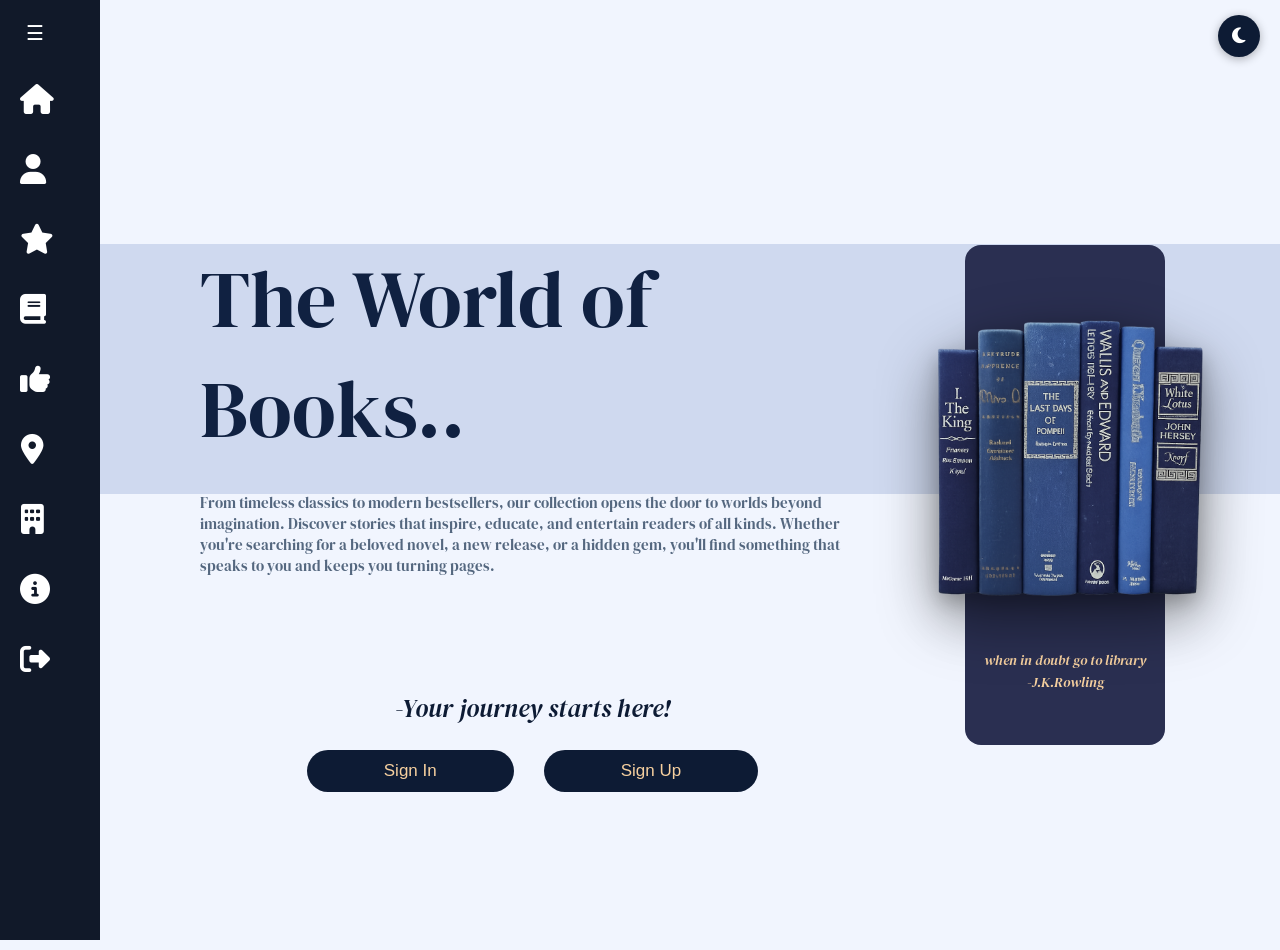
<file: index.html>
<!DOCTYPE html>
<html id="html" class="light" lang="en">
<head>
    <meta charset="UTF-8">
    <meta name="viewport" content="width=device-width, initial-scale=1.0">
    <title>Home</title>
    <link rel="stylesheet" href="style.css">
    <link rel="stylesheet" href="https://cdnjs.cloudflare.com/ajax/libs/font-awesome/6.5.0/css/all.min.css">
</head>
<body class="homebody">
      <header>  

    <nav class="navbar"> 
        <ul>
    <li>
        <a href="index.html">
            <i class="fa-solid fa-house"></i>
            <span class="text">Home</span>
        </a>
    </li>

    <li>
        <a href="acc.html">
            <i class="fa-solid fa-user"></i>
            <span class="text">My Account</span>
        </a>
    </li>

    <li>
        <a href="events.html">
            <i class="fa-solid fa-star"></i>
            <span class="text">Events & Reviews</span>
        </a>
    </li>

    <li>
        <a href="books.html">
            <i class="fa-solid fa-book"></i>
            <span class="text">Books</span>
        </a>
    </li>

    <li>
        <a href="recommendations.html">
            <i class="fa-solid fa-thumbs-up"></i>
            <span class="text">Recommendations</span>
        </a>
    </li>

    <li>
        <a href="location.html">
            <i class="fa-solid fa-location-dot"></i>
            <span class="text">Location & Tickets</span>
        </a>
    </li>

    <li>
        <a href="publishers.html">
            <i class="fa-solid fa-building"></i>
            <span class="text">Publishers</span>
        </a>
    </li>

    <li>
        <a href="about.html">
            <i class="fa-solid fa-circle-info"></i>
            <span class="text">About & Contact</span>
        </a>
    </li>

    <li>
        <a href="#" class="navlogout" onclick="logout()">
            <i class="fa-solid fa-right-from-bracket"></i>
            <!-- <span class="text">Sign Out</span> -->
        </a>
    </li>
</ul>
    </nav>
    </header>
    <button onclick="toggleTheme()" id="themeBtn">
  <i class="fa-solid fa-moon"></i>
</button>
  <div class="sidebar closed" id="sidebar">

        <button class="toggle" onclick="toggleMenu()">☰</button>

        <a href="index.html">
            <i class="fa-solid fa-house"></i>
            <span class="text">Home</span>
        </a>

        <a href="acc.html">
            <i class="fa-solid fa-user"></i>
            <span class="text">My Account</span>
        </a>


        <a href="events.html">
            <i class="fa-solid fa-star"></i>
            <span class="text">Events & Reviews</span>
        </a>

        <a href="books.html">
            <i class="fa-solid fa-book"></i>
            <span class="text">Books</span>
        </a>

        <a href="recommendations.html">
            <i class="fa-solid fa-thumbs-up"></i>
            <span class="text">Recommendations</span>
        </a>

        <a href="location.html">
            <i class="fa-solid fa-location-dot"></i>
            <span class="text">Location & Tickets</span>
        </a>

        <a href="publishers.html">
            <i class="fa-solid fa-building"></i>
            <span class="text">Publishers</span>
        </a>

        <a href="about.html">
            <i class="fa-solid fa-circle-info"></i>
            <span class="text">About & Contact</span>
        </a>
        <a href="#" class="logout" onclick="logout()">
        <i class="fa-solid fa-right-from-bracket"></i>
        <span class="text">Sign Out</span>
        </a>

    </div>
    
<main class="home">

  <div class="content">
    <section class="t1">
      <h1 class="text1">The World of Books..</h1>
      <br>
      <h2 class="text2">From timeless classics to modern bestsellers, our collection opens the door to worlds beyond imagination. Discover stories that inspire, educate, and entertain readers of all kinds. Whether you're searching for a beloved novel, a new release, or a hidden gem, you'll find something that speaks to you and keeps you turning pages.</h2>
    </section>
    <section class="t2">
      <h3 class="text3">-Your journey starts here!</h3>
    </section>
    <div class="btns">
    <div class="signin"><button class="btn" onclick="signin()">Sign In</button></div>
    <div class="up"><button class="btn" onclick="signup()">Sign Up</button></div>
    </div>
  </div>

  <section class="fcard">
    <div class="card">
      <img src="imgs/blue_books.png" class="book-img" />
      <p>when in doubt go to library<br>-J.K.Rowling</p>
    </div>
  </section>

</main>

<script src="script.js"></script>
</body>
</html>
</file>
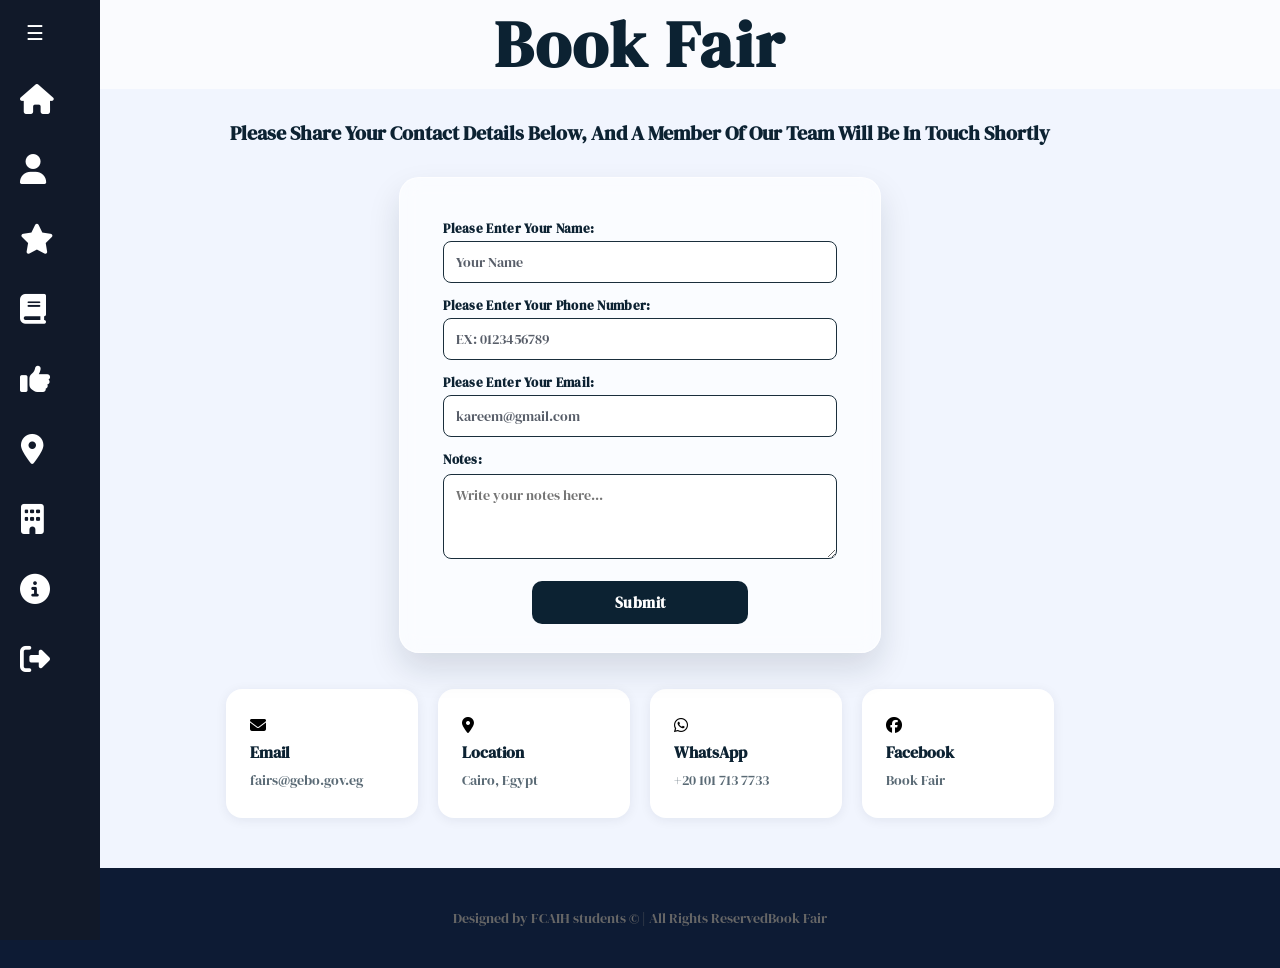
<file: about.html>
<!DOCTYPE html>
<html>
<head>
  <meta charset="UTF-8">
  <meta name="viewport" content="width=device-width, initial-scale=1">
  <title>contact us</title>
  <link rel="stylesheet" href="style.css"/>
  <link rel="stylesheet" href="https://cdnjs.cloudflare.com/ajax/libs/font-awesome/6.5.0/css/all.min.css">
  
</head>
<body class="contactbody">
   <header>  

            <nav class="navbar"> 
                <ul>
                    <li>
                        <a href="index.html">
                            <i class="fa-solid fa-house"></i>
                            <span class="text">Home</span>
                        </a>
                    </li>

                    <li>
                        <a href="acc.html">
                            <i class="fa-solid fa-user"></i>
                            <span class="text">My Account</span>
                        </a>
                    </li>

                    <li>
                        <a href="events.html">
                            <i class="fa-solid fa-star"></i>
                            <span class="text">Events & Reviews</span>
                        </a>
                    </li>

                    <li>
                        <a href="books.html">
                            <i class="fa-solid fa-book"></i>
                            <span class="text">Books</span>
                        </a>
                    </li>

                    <li>
                        <a href="recommendations.html">
                            <i class="fa-solid fa-thumbs-up"></i>
                            <span class="text">Recommendations</span>
                        </a>
                    </li>

                    <li>
                        <a href="location.html">
                            <i class="fa-solid fa-location-dot"></i>
                            <span class="text">Location & Tickets</span>
                        </a>
                    </li>

                    <li>
                        <a href="publishers.html">
                            <i class="fa-solid fa-building"></i>
                            <span class="text">Publishers</span>
                        </a>
                    </li>

                    <li>
                        <a href="about.html">
                            <i class="fa-solid fa-circle-info"></i>
                            <span class="text">About & Contact</span>
                        </a>
                    </li>

                    <li>
                        <a href="#" class="navlogout" onclick="logout()">
                            <i class="fa-solid fa-right-from-bracket"></i>
                            <!-- <span class="text">Sign Out</span> -->
                        </a>
                    </li>
                </ul>
            </nav>
        </header>
  <div class="sidebar closed" id="sidebar">

    <button class="toggle" onclick="toggleMenu()">☰</button>

    <a href="index.html">
      <i class="fa-solid fa-house"></i>
      <span class="text">Home</span>
    </a>

    <a href="acc.html">
      <i class="fa-solid fa-user"></i>
      <span class="text">My Account</span>
    </a>

    <a href="events.html">
      <i class="fa-solid fa-star"></i>
      <span class="text">Events & Reviews</span>
    </a>

    <a href="books.html">
      <i class="fa-solid fa-book"></i>
      <span class="text">Books</span>
    </a>

    <a href="recommendations.html">
      <i class="fa-solid fa-thumbs-up"></i>
      <span class="text">Recommendations</span>
    </a>

    <a href="location.html">
      <i class="fa-solid fa-location-dot"></i>
      <span class="text">Location & Tickets</span>
    </a>

    <a href="publishers.html">
      <i class="fa-solid fa-building"></i>
      <span class="text">Publishers</span>
    </a>

    <a href="/contact.html">
      <i class="fa-solid fa-circle-info"></i>
      <span class="text">About & Contact</span>
    </a>

    <a href="#" class="logout" onclick="logout()">
      <i class="fa-solid fa-right-from-bracket"></i>
      <span class="text">Sign Out</span>
    </a>

  </div>
  

  <div>
    <h1 class="head">Book Fair</h1>
  </div>

  

  <p class="reach">
   Please share your contact details below, and a member of our team will be in touch shortly
  </p>

  <form class="contact">
    <div class="input">
      <label class="contactlabel">Please Enter Your Name:</label>
      <input class="coninput" type="text" required placeholder="Your Name">

      <label class="contactlabel">Please Enter Your Phone Number:</label>
      <input class="coninput" type="number" required placeholder="EX: 0123456789"/>

      <label class="contactlabel">Please Enter Your Email:</label>
      <input class="coninput"  type="email" required placeholder="kareem@gmail.com"/>

      <label class="contactlabel">Notes:</label>
      <textarea class="notes" placeholder="Write your notes here..."></textarea>

      <input  type="submit" class="submit" value="Submit"/>
    </div>
  </form>

  

<div class="cardscontact">
  <a class="cardcontact" href="mailto:fairs@gebo.gov.eg">
    <i class="fa-solid fa-envelope"></i>
    <span>Email</span>
    <span>fairs@gebo.gov.eg</span>
  </a>
  <a class="cardcontact" href="https://maps.app.goo.gl/tjATXjh7rzW6AH5P8" target="_blank">
    <i class="fa-solid fa-location-dot"></i>
    <span>Location</span>
    <span>Cairo, Egypt</span>
  </a>
  <a class="cardcontact" href="https://wa.me/201017137733" target="_blank">
    <i class="fa-brands fa-whatsapp"></i>
    <span>WhatsApp</span>
    <span>+20 101 713 7733</span>
  </a>
  <a class="cardcontact" href="https://www.facebook.com/share/1BU67YX2qF/" target="_blank">
    <i class="fa-brands fa-facebook"></i>
    <span>Facebook</span>
    <span>Book Fair</span>
  </a>
</div>

<footer class="foot">
            <p>Designed by FCAIH students © | All Rights Reserved</p>
            <p>Book Fair</p>
</footer>
  
  <script src="script.js"></script>
</body>
</html>
</file>
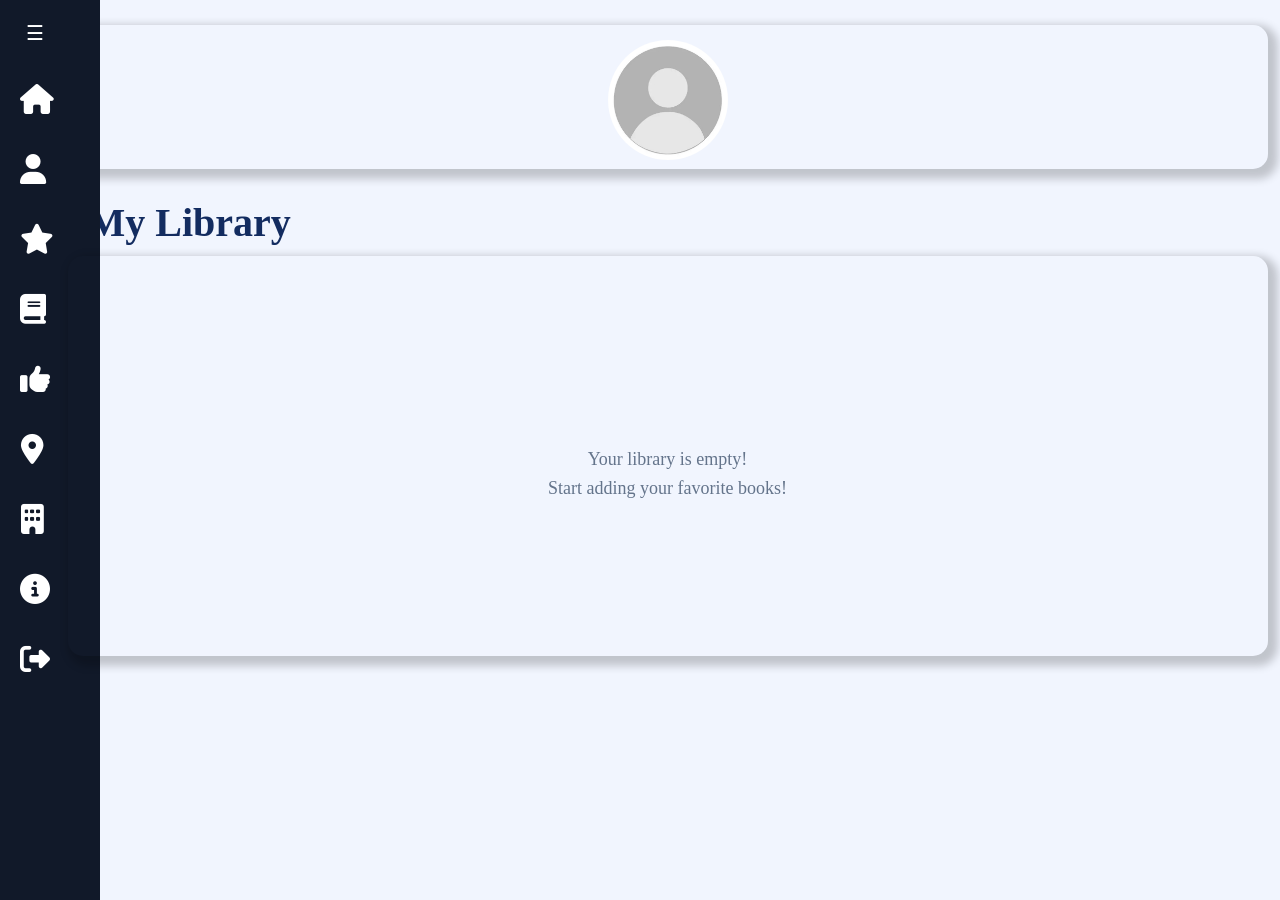
<file: acc.html>
<!DOCTYPE html>
<html id="html" class="light" lang="en">
<head>
    <meta charset="UTF-8">
    <meta name="viewport" content="width=device-width, initial-scale=1.0">
    <title>My Account</title>
    <link rel="stylesheet" href="https://cdnjs.cloudflare.com/ajax/libs/font-awesome/6.5.0/css/all.min.css">
    <link rel="stylesheet" href="style.css">
</head>
<header>  

    <nav class="navbar"> 
        <ul>
    <li>
        <a href="index.html">
            <i class="fa-solid fa-house"></i>
            <span class="text">Home</span>
        </a>
    </li>

    <li>
        <a href="acc.html">
            <i class="fa-solid fa-user"></i>
            <span class="text">My Account</span>
        </a>
    </li>

    <li>
        <a href="events.html">
            <i class="fa-solid fa-star"></i>
            <span class="text">Events & Reviews</span>
        </a>
    </li>

    <li>
        <a href="books.html">
            <i class="fa-solid fa-book"></i>
            <span class="text">Books</span>
        </a>
    </li>

    <li>
        <a href="recommendations.html">
            <i class="fa-solid fa-thumbs-up"></i>
            <span class="text">Recommendations</span>
        </a>
    </li>

    <li>
        <a href="location.html">
            <i class="fa-solid fa-location-dot"></i>
            <span class="text">Location & Tickets</span>
        </a>
    </li>

    <li>
        <a href="publishers.html">
            <i class="fa-solid fa-building"></i>
            <span class="text">Publishers</span>
        </a>
    </li>

    <li>
        <a href="about.html">
            <i class="fa-solid fa-circle-info"></i>
            <span class="text">About & Contact</span>
        </a>
    </li>

    <li>
        <a href="#" class="navlogout" onclick="logout()">
            <i class="fa-solid fa-right-from-bracket"></i>
            <!-- <span class="text">Sign Out</span> -->
        </a>
    </li>
</ul>
    </nav>
    </header>
 
<body class="accbody">
    <div class="sidebar closed" id="sidebar">

        <button class="toggle" onclick="toggleMenu()">☰</button>

        <a href="index.html">
            <i class="fa-solid fa-house"></i>
            <span class="text">Home</span>
        </a>

        <a href="acc.html">
            <i class="fa-solid fa-user"></i>
            <span class="text">My Account</span>
        </a>


        <a href="events.html">
            <i class="fa-solid fa-star"></i>
            <span class="text">Events & Reviews</span>
        </a>

        <a href="books.html">
            <i class="fa-solid fa-book"></i>
            <span class="text">Books</span>
        </a>

        <a href="recommendations.html">
            <i class="fa-solid fa-thumbs-up"></i>
            <span class="text">Recommendations</span>
        </a>

        <a href="location.html">
            <i class="fa-solid fa-location-dot"></i>
            <span class="text">Location & Tickets</span>
        </a>

        <a href="publishers.html">
            <i class="fa-solid fa-building"></i>
            <span class="text">Publishers</span>
        </a>

        <a href="about.html">
            <i class="fa-solid fa-circle-info"></i>
            <span class="text">About & Contact</span>
        </a>
        <a href="#" class="logout" onclick="logout()">
        <i class="fa-solid fa-right-from-bracket"></i>
        <span class="text">Sign Out</span>
        </a>

    </div>
    <main class="acc" >   
        <div class="accCard">
            <div class="accpic">
                <img class="pic" src="imgs/profile.jpeg" alt="profile">
            </div>
            <div class="accinfo">
                <p id="accName"    class="info" ></p>
                <p id="accEmail"   class="info" ></p>
             </div>   
        </div> 

        <div class="library-section">

            <h2 class="libtext">My Library</h2>

            <div class="library-box">
                <p class="empty">Your library is empty! <br> Start adding your favorite books!</p>
                <div class="library" id="library"></div>
            </div>

        </div>
    </main>


<script src="script.js"></script>
</body>
</html>
</file>
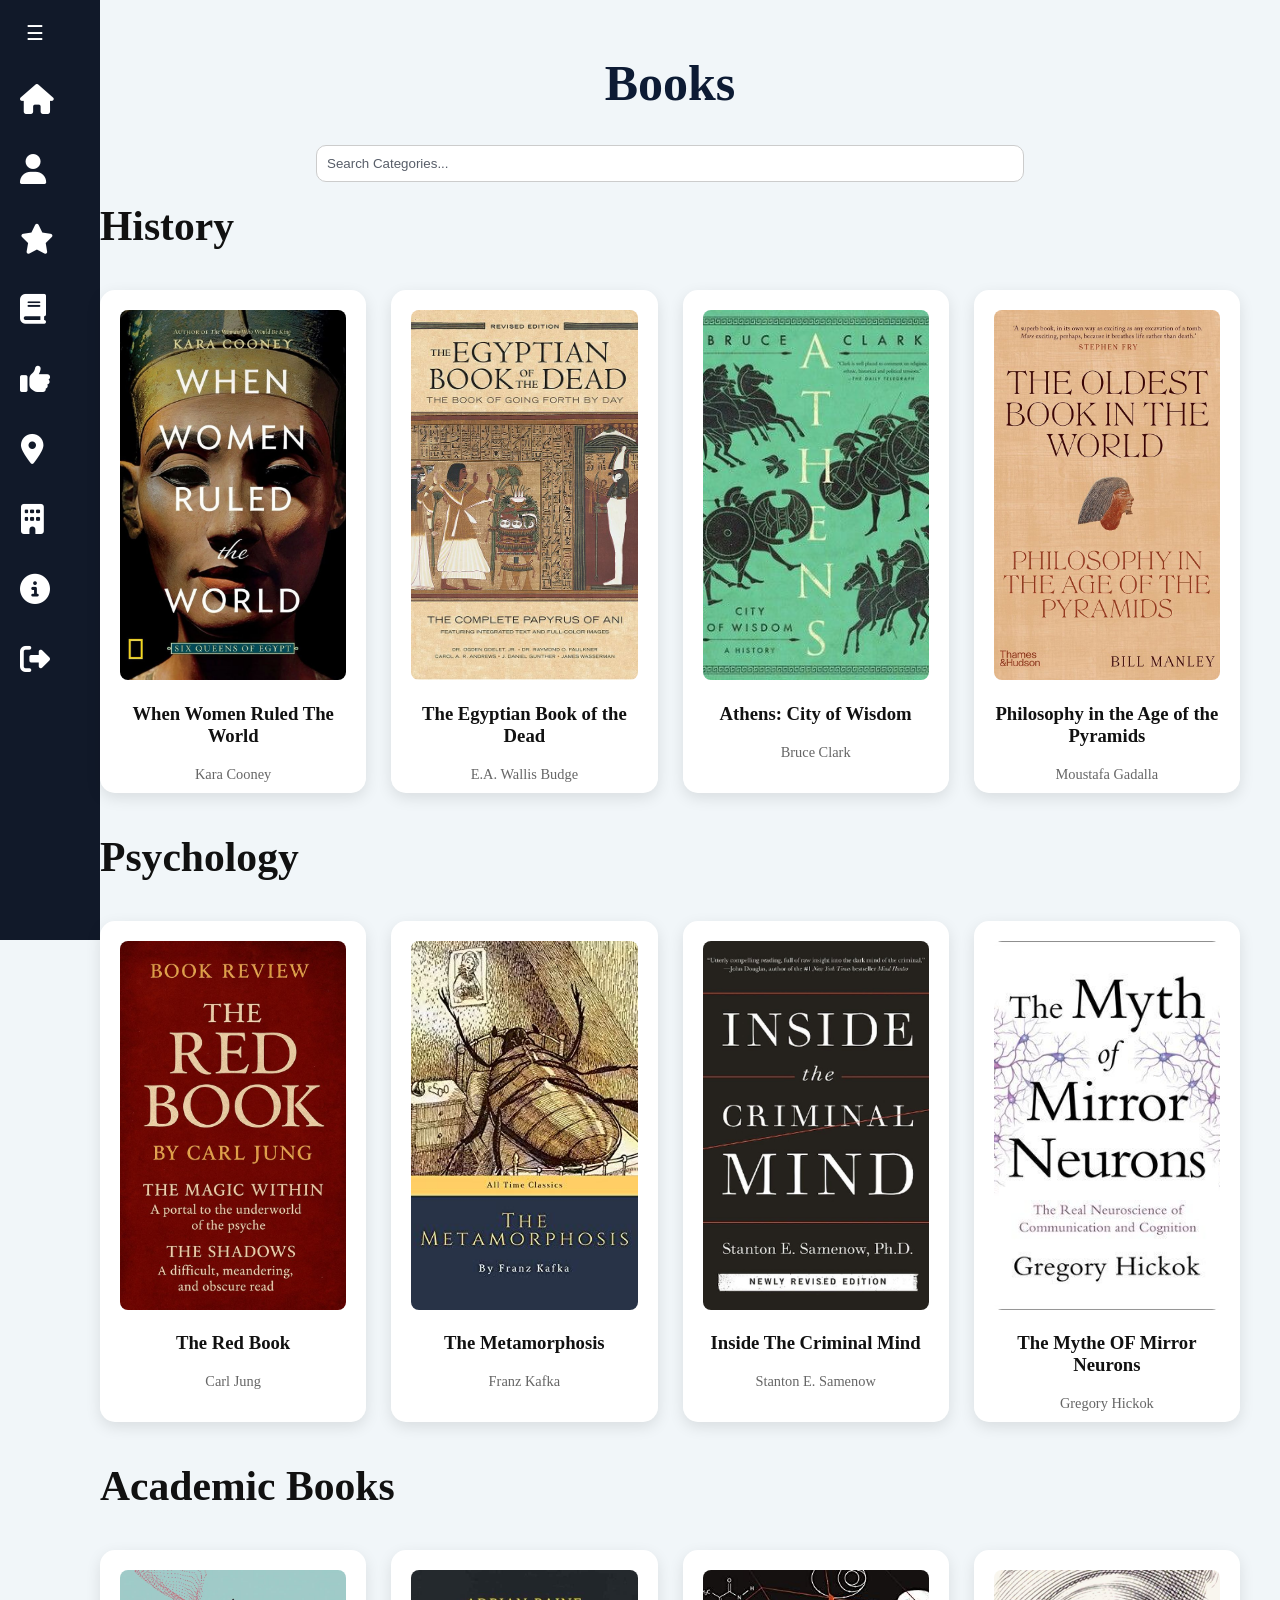
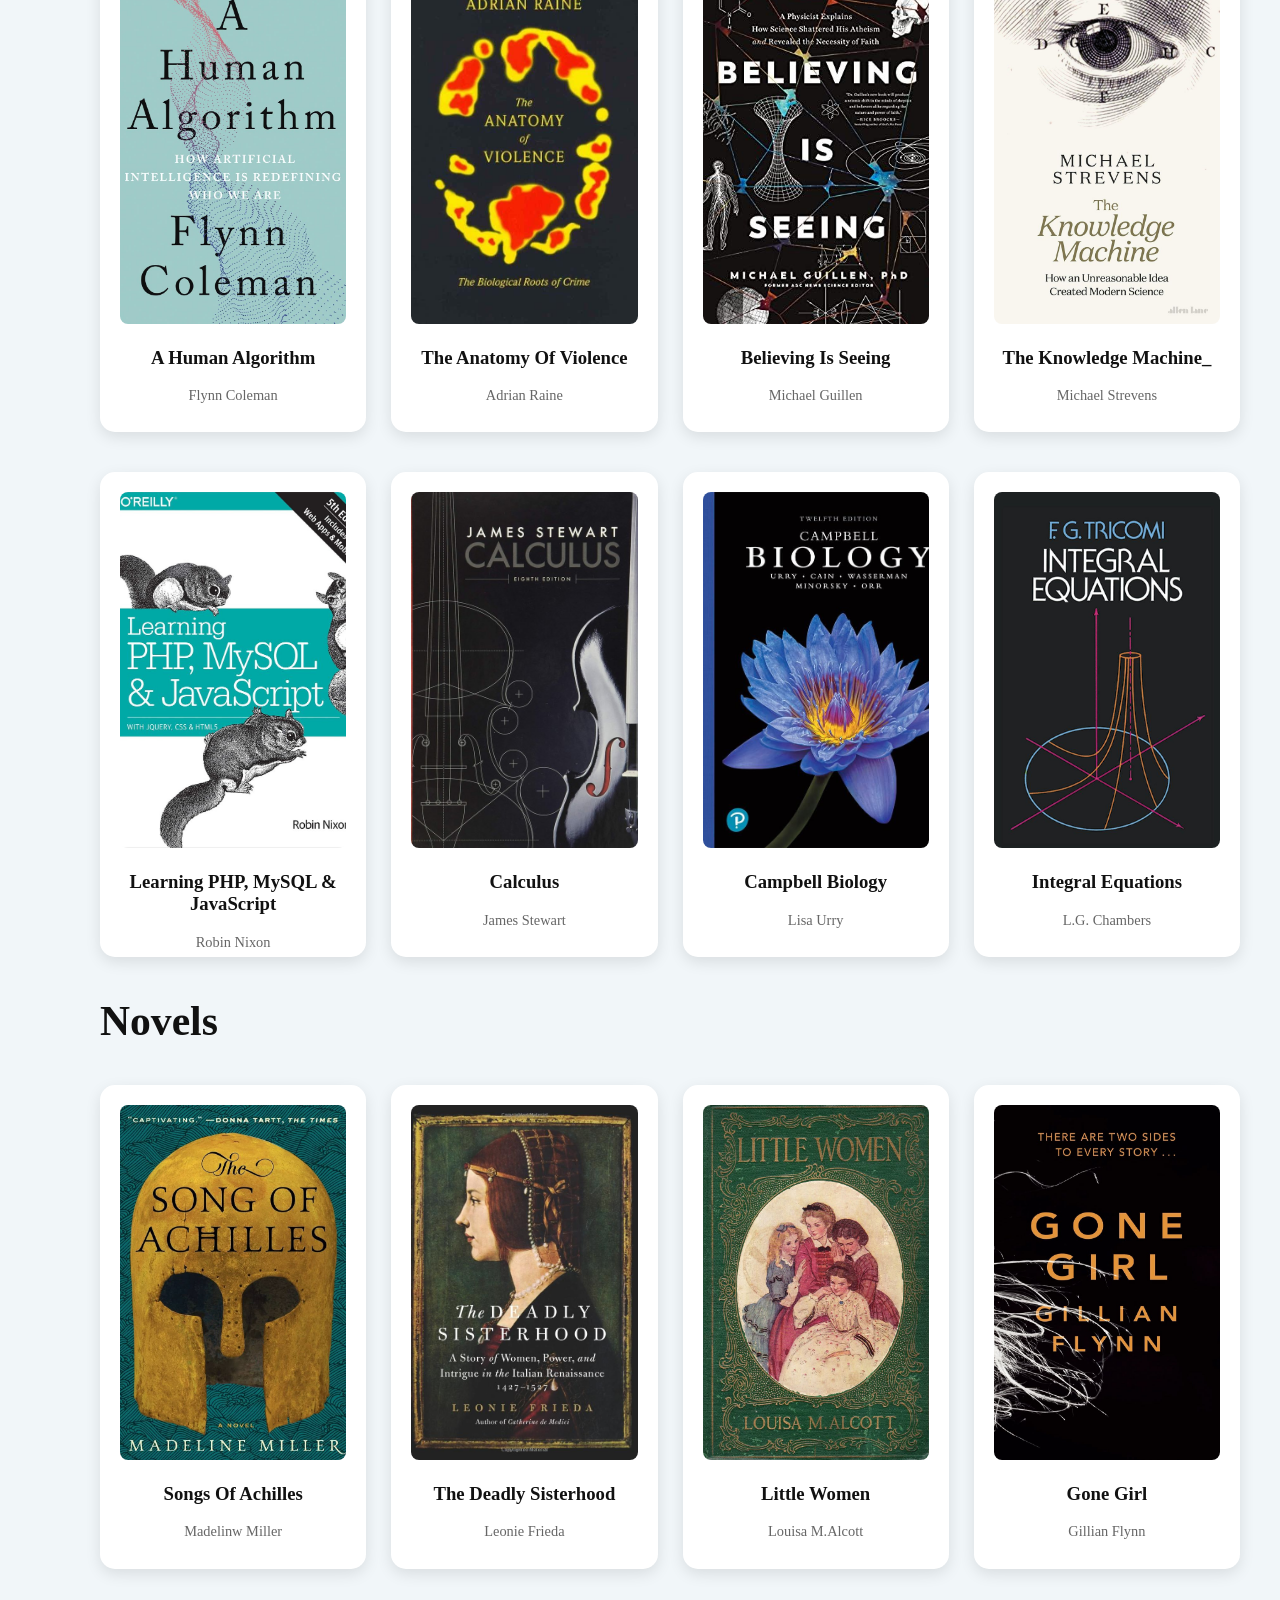
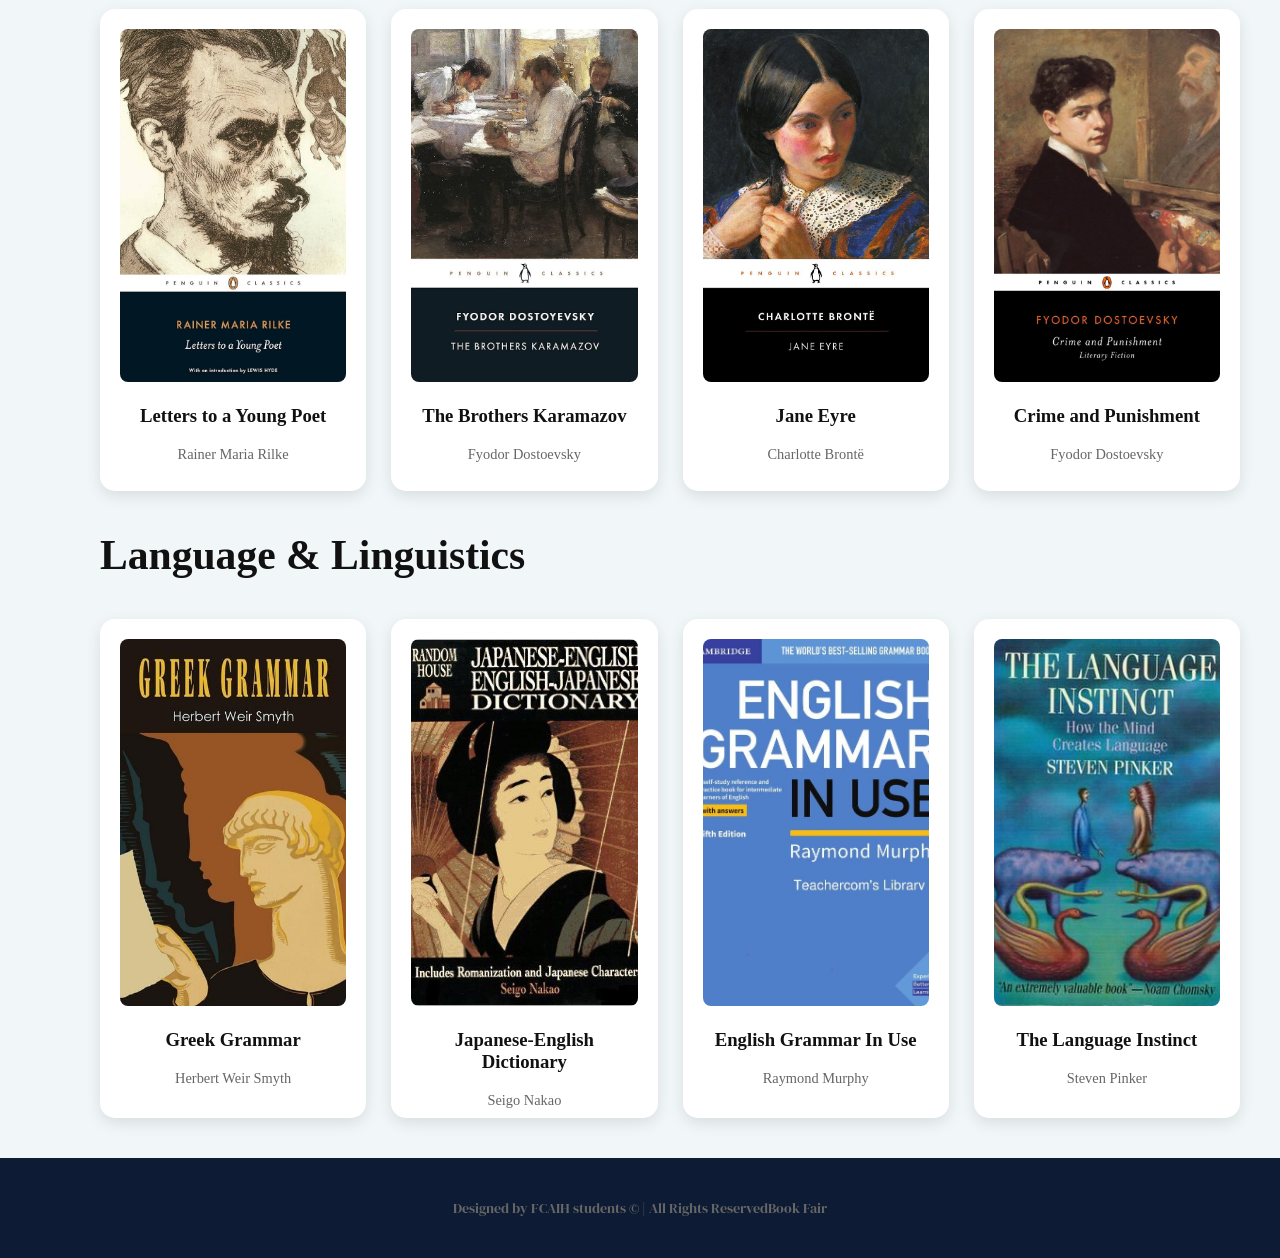
<file: books.html>
<!DOCTYPE html>
<html id="html" class="light" lang="en">
<head>
    <meta charset="UTF-8">
    <meta name="viewport" content="width=device-width, initial-scale=1.0">
    <title>Books</title>
    <link rel="stylesheet" href="style.css">
    <link rel="stylesheet" href="https://cdnjs.cloudflare.com/ajax/libs/font-awesome/6.5.0/css/all.min.css">
</head>

<body class="bookBody">
    
      <header>  

    <nav class="navbar"> 
        <ul>
    <li>
        <a href="index.html">
            <i class="fa-solid fa-house"></i>
            <span class="text">Home</span>
        </a>
    </li>

    <li>
        <a href="acc.html">
            <i class="fa-solid fa-user"></i>
            <span class="text">My Account</span>
        </a>
    </li>

    <li>
        <a href="events.html">
            <i class="fa-solid fa-star"></i>
            <span class="text">Events & Reviews</span>
        </a>
    </li>

    <li>
        <a href="books.html">
            <i class="fa-solid fa-book"></i>
            <span class="text">Books</span>
        </a>
    </li>

    <li>
        <a href="recommendations.html">
            <i class="fa-solid fa-thumbs-up"></i>
            <span class="text">Recommendations</span>
        </a>
    </li>

    <li>
        <a href="location.html">
            <i class="fa-solid fa-location-dot"></i>
            <span class="text">Location & Tickets</span>
        </a>
    </li>

    <li>
        <a href="publishers.html">
            <i class="fa-solid fa-building"></i>
            <span class="text">Publishers</span>
        </a>
    </li>

    <li>
        <a href="about.html">
            <i class="fa-solid fa-circle-info"></i>
            <span class="text">About & Contact</span>
        </a>
    </li>

    <li>
        <a href="#" class="navlogout" onclick="logout()">
            <i class="fa-solid fa-right-from-bracket"></i>
            <!-- <span class="text">Sign Out</span> -->
        </a>
    </li>
</ul>
    </nav>
    </header>
<!-- SIDEBAR -->
<div class="sidebar closed" id="sidebar">

        <button class="toggle" onclick="toggleMenu()">☰</button>

        <a href="index.html">
            <i class="fa-solid fa-house"></i>
            <span class="text">Home</span>
        </a>

        <a href="acc.html">
            <i class="fa-solid fa-user"></i>
            <span class="text">My Account</span>
        </a>

        <a href="events.html">
            <i class="fa-solid fa-star"></i>
            <span class="text">Events & Reviews</span>
        </a>

        <a href="books.html">
            <i class="fa-solid fa-book"></i>
            <span class="text">Books</span>
        </a>

        <a href="recommendations.html">
            <i class="fa-solid fa-thumbs-up"></i>
            <span class="text">Recommendations</span>
        </a>

        <a href="location.html">
            <i class="fa-solid fa-location-dot"></i>
            <span class="text">Location & Tickets</span>
        </a>

        <a href="publishers.html">
            <i class="fa-solid fa-building"></i>
            <span class="text">Publishers</span>
        </a>

        <a href="about.html">
            <i class="fa-solid fa-circle-info"></i>
            <span class="text">About & Contact</span>
        </a>
        
        <a href="#" class="logout" onclick="logout()">
        <i class="fa-solid fa-right-from-bracket"></i>
        <span class="text">Sign Out</span>
        </a>

    </div>


<!-- MAIN -->
<div class="bookMain">


<header>
  <h1 class="booktitle">Books</h1>
</header>


<input  type="search" id="search" placeholder="Search Categories...">
<p id="noResults" style="display:none; text-align:center; margin-top:20px;">
  No results found ...!
</p>


  <h2 class="category" >History</h2>
  <div class="books">
   

    <div class="book-card">
       <div class="overlay">
    <span class="plus">+</span>
    <p>Add to Library</p>
  </div>
      <img src="imgs/14 Books About Lesser-Known Women's History.jpeg">
      <h3 class="title">When Women Ruled The World</h3>
      <p class="author">Kara Cooney </p>
    </div>

     <!-- Book 2 -->
    <div class="book-card">
        <div class="overlay" >
            <span class="plus">+</span>
            <p>Add to Library</p>
        </div>
        <img src="imgs/The Egyptian Book of the Dead_ The Complete Papyrus of Ani.jpg">
        <h3 class="title">The Egyptian Book of the Dead</h3>
        <p class="author">E.A. Wallis Budge</p>
    </div>

    <!-- Book 3 -->
    <div class="book-card">
        <div class="overlay" >
            <span class="plus">+</span>
            <p>Add to Library</p>
        </div>
        <img src="imgs/Athens_ City of Wisdom.jpg">
        <h3 class="title">Athens: City of Wisdom</h3>
        <p class="author">Bruce Clark</p>
    </div>

    <!-- Book 4 -->
    <div class="book-card">
        <div class="overlay" >
            <span class="plus">+</span>
            <p>Add to Library</p>
        </div>
        <img src="imgs/Philosophy in the Age of the Pyramids.jpg">
        <h3 class="title">Philosophy in the Age of the Pyramids</h3>
        <p class="author">Moustafa Gadalla</p>
      </div>
   
  </div>




  <h2 class="category">Psychology</h2>
  <div class="books">
    <div class="book-card">
       <div class="overlay">
    <span class="plus">+</span>
    <p>Add to Library</p>
  </div>
      <img src="imgs/Book Review_ The Red Book by Carl Jung (1).jpeg">
      <h3 class="title"> The Red Book </h3>
      <p class="author">Carl Jung</p>
    </div>

    <div class="book-card">
       <div class="overlay">
    <span class="plus">+</span>
    <p>Add to Library</p>
  </div>
      <img src="imgs/The Metamorphosis by Franz Kafka ; Classic Literature, Book Classics, Short Classics, Franz Kafka.jpeg">
      <h3 class="title">The Metamorphosis</h3>
      <p class="author">Franz Kafka</p>
    </div>

    <div class="book-card">
       <div class="overlay">
    <span class="plus">+</span>
    <p>Add to Library</p>
  </div>
      <img src="imgs/Inside The Criminal Mind_ Revised And Updated Edition (0804139903).jpeg">
      <h3 class="title">Inside The Criminal Mind</h3>
      <p class="author">Stanton E. Samenow</p>
    </div>

    <div class="book-card">
       <div class="overlay">
    <span class="plus">+</span>
    <p>Add to Library</p>
  </div>
      <img src="imgs/Mirror Neurons and the Pitfalls of Brain Research.jpeg">
      <h3 class="title">The Mythe OF Mirror Neurons</h3>
      <p class="author">Gregory Hickok</p>
    </div>
  </div>




   <h2 class="category">Academic Books</h2>
  <div class="books">
    <div class="book-card">
       <div class="overlay">
    <span class="plus">+</span>
    <p>Add to Library</p>
  </div>
      <img src="imgs/a human algorithm.jpeg">
      <h3 class="title">A Human Algorithm</h3>
      <p class="author">Flynn Coleman</p>
    </div>

    <div class="book-card">
       <div class="overlay">
    <span class="plus">+</span>
    <p>Add to Library</p>
  </div>
      <img src="imgs/The best science books of 2013 _ New Scientist.jpeg">
      <h3 class="title">The Anatomy Of Violence</h3>
      <p class="author">Adrian Raine</p>
    </div>

    <div class="book-card">
       <div class="overlay">
    <span class="plus">+</span>
    <p>Add to Library</p>
  </div>
      <img src="imgs/Believing Is Seeing_ A Physicist Explains How Science Shattered His Atheism and Revealed the Necessity of Faith.jpeg">
      <h3 class="title">Believing Is Seeing</h3>
      <p class="author">Michael Guillen</p>
    </div>

    <div class="book-card">
       <div class="overlay">
    <span class="plus">+</span>
    <p>Add to Library</p>
  </div>
      <img src="imgs/The Knowledge Machine_ How an Unreasonable Idea Created Modern Science.jpeg">
      <h3 class="title">The Knowledge Machine_</h3>
      <p class="author">Michael Strevens</p>
    </div>
  </div>
  <!-- ممكن تحطهم في ديف احسن -->
   <div class="books">
   <div class="book-card">
        <div class="overlay" >
            <span class="plus">+</span>
            <p>Add to Library</p>
        </div>
        <img src="imgs/Learning PHP, MySQL & JavaScript 5e.jpg">
        <h3 class="title">Learning PHP, MySQL & JavaScript</h3>
        <p class="author">Robin Nixon</p>
    </div>

    <!-- Book 2 -->
    <div class="book-card">
        <div class="overlay" >
            <span class="plus">+</span>
            <p>Add to Library</p>
        </div>
        <img src="imgs/Calculus_ Stewart, James_ .jpg">
        <h3 class="title">Calculus</h3>
        <p class="author">James Stewart</p>
    </div>

    <!-- Book 3 -->
    <div class="book-card">
        <div class="overlay" >
            <span class="plus">+</span>
            <p>Add to Library</p>
        </div>
        <img src="imgs/Campbell Biology.jpg">
        <h3 class="title">Campbell Biology</h3>
        <p class="author">Lisa Urry</p>
    </div>

    <!-- Book 4 -->
    <div class="book-card">
        <div class="overlay" >
            <span class="plus">+</span>
            <p>Add to Library</p>
        </div>
        <img src="imgs/Integral Equations.jpg">
        <h3 class="title">Integral Equations</h3>
        <p class="author">L.G. Chambers</p>
    </div>
</div>

   <h2 class="category">Novels</h2>
  <div class="books">
    <div class="book-card">
       <div class="overlay">
    <span class="plus">+</span>
    <p>Add to Library</p>
  </div>
      <img src="imgs/the song of achillies.jpeg">
      <h3 class="title">Songs Of Achilles</h3>
      <p class="author">Madelinw Miller</p>
    </div>

    <div class="book-card">
       <div class="overlay">
    <span class="plus">+</span>
    <p>Add to Library</p>
  </div>
      <img src="imgs/The Deadly Sisterhood_ A Story of Women, Power, and Intrigue in the Italian Renaissance, 1427-1527.jpeg">
      <h3 class="title">The Deadly Sisterhood</h3>
      <p class="author">Leonie Frieda</p>
    </div>

    <div class="book-card">
       <div class="overlay">
    <span class="plus">+</span>
    <p>Add to Library</p>
  </div>
      <img src="imgs/One of my all time favorites! Love this story_.jpeg">
      <h3 class="title">Little Women</h3>
      <p class="author">Louisa M.Alcott</p>
    </div>

    <div class="book-card">
       <div class="overlay">
    <span class="plus">+</span>
    <p>Add to Library</p>
  </div>
      <img src="imgs/If You Love Colleen Hoover's _Verity,_ You'll Love These Women-Centered Thrillers.jpeg">
      <h3 class="title">Gone Girl</h3>
      <p class="author">Gillian Flynn</p>
    </div>
  </div>
   <!-- ممكن تحطهم في ديف احسن -->
  <div class="books">
    <!-- Book 1 -->
    <div class="book-card">
        <div class="overlay" >
            <span class="plus">+</span>
            <p>Add to Library</p>
        </div>
        <!-- Note: Ensure your Rilke image is named letters.jpg in your folder -->
        <img src="imgs/Letters .jpg">
        <h3 class="title">Letters to a Young Poet</h3>
        <p class="author">Rainer Maria Rilke</p>
    </div>




    <!-- Book 2 -->
    <div class="book-card">
        <div class="overlay" >
            <span class="plus">+</span>
            <p>Add to Library</p>
        </div>
        <!-- Exact filename from your screenshot: The Brothers karamazov.jpg -->
        <img src="imgs/the brothers karamazov.jpeg">
        <h3 class="title">The Brothers Karamazov</h3>
        <p class="author">Fyodor Dostoevsky</p>
    </div>

    <!-- Book 3 -->
    <div class="book-card">
        <div class="overlay" >
            <span class="plus">+</span>
            <p>Add to Library</p>
        </div>
        <!-- Exact filename from your screenshot: jane eyre.jpg -->
        <img src="imgs/jane eyre.jpg">
        <h3 class="title">Jane Eyre</h3>
        <p class="author">Charlotte Brontë</p>
    </div>

    <!-- Book 4 -->
    <div class="book-card">
        <div class="overlay" >
            <span class="plus">+</span>
            <p>Add to Library</p>
        </div>
        <img src="imgs/Crime and Punishment.jpg">
        <h3 class="title">Crime and Punishment</h3>
        <p class="author">Fyodor Dostoevsky</p>
    </div>
</div>



<!-- فريده -->
 





 <h2 class="category">Language & Linguistics</h2>

<div class="books">
    <!-- Book 1 -->
    <div class="book-card">
        <div class="overlay" >
            <span class="plus">+</span>
            <p>Add to Library</p>
        </div>
        <img src="imgs/Greek Grammar [Revised Edition].jpg">
        <h3 class="title">Greek Grammar</h3>
        <p class="author">Herbert Weir Smyth</p>
    </div>

    <!-- Book 2 -->
    <div class="book-card">
        <div class="overlay" >
            <span class="plus">+</span>
            <p>Add to Library</p>
        </div>
        <!-- Note the double space and trailing underscore in your filename -->
        <img src="imgs/Random House Japanese-English English-Japanese Dictionary  Seigo Nakao_ .jpg">
        <h3 class="title">Japanese-English Dictionary</h3>
        <p class="author">Seigo Nakao</p>
    </div>

    <!-- Book 3 -->
    <div class="book-card">
        <div class="overlay" >
            <span class="plus">+</span>
            <p>Add to Library</p>
        </div>
        <!-- Note the space before .jpg in your screenshot -->
        <img src="imgs/English Grammar In Use Book With Answers .jpg">
        <h3 class="title">English Grammar In Use</h3>
        <p class="author">Raymond Murphy</p>
    </div>

    <!-- Book 4 -->
    <div class="book-card">
        <div class="overlay" >
            <span class="plus">+</span>
            <p>Add to Library</p>
        </div>
        <img src="imgs/The Language Instinct - Wikipedia.jpeg">
        <h3 class="title">The Language Instinct</h3>
        <p class="author">Steven Pinker</p>
    </div>
</div>

</div>



<footer class="foot">
            <p>Designed by FCAIH students © | All Rights Reserved</p>
            <p>Book Fair</p>
</footer>
<script src="script.js"></script>
</body>
</html>
</file>
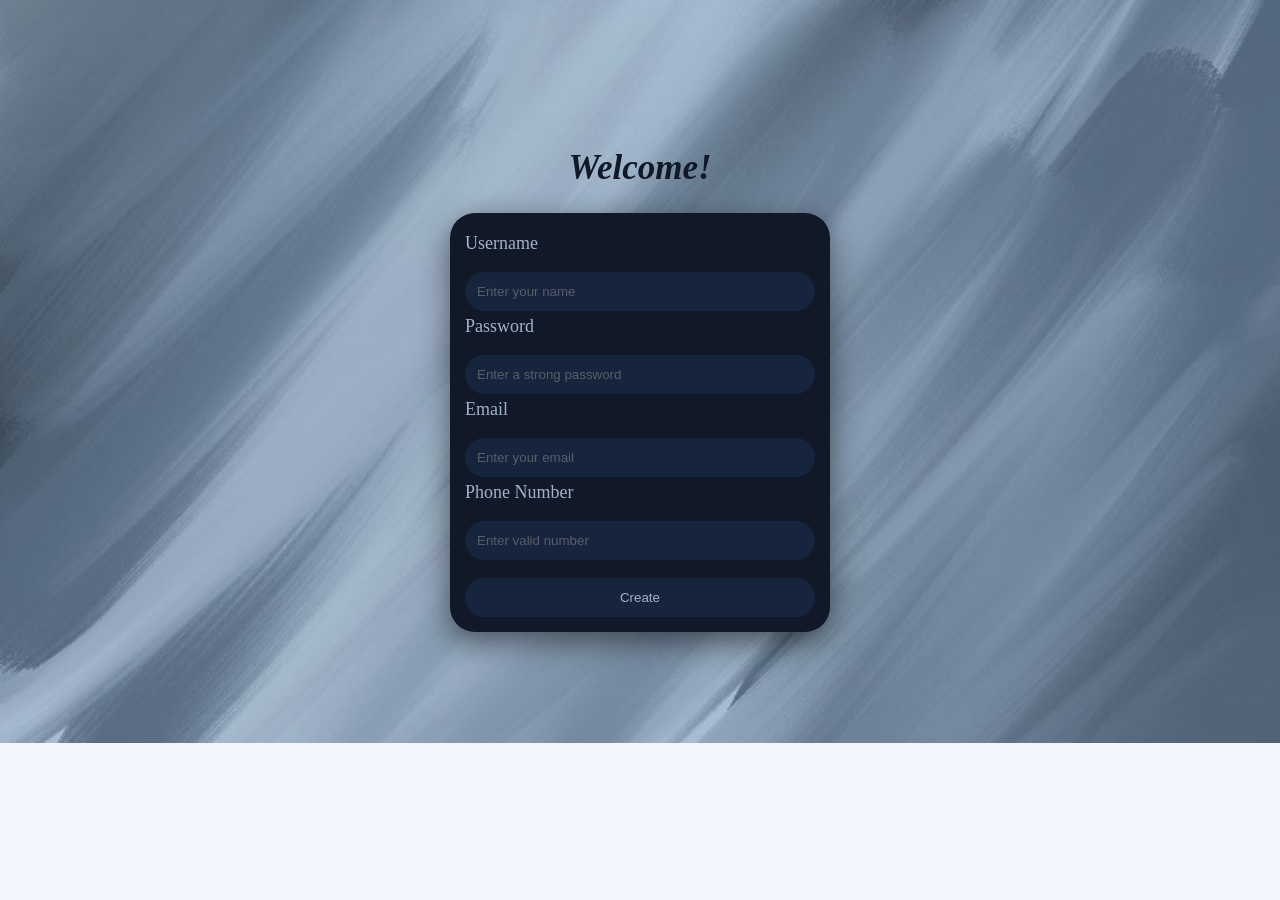
<file: create.html>
<!DOCTYPE html>
<html lang="en">
<head>
    <meta charset="UTF-8">
    <meta name="viewport" content="width=device-width, initial-scale=1.0">
    <title>Sign up</title>
    <link rel="stylesheet" href="style.css">
</head>
<body class="back">
  <div class="sign"> 
        <h5 style="font-style: italic;" >Welcome!</h5>
        <form class="signform"   id="signform">
        
            <label for="user">Username</label>
            <br>
            <input oninput="checkName()" id="user" type="text" placeholder="Enter your name" required>
            
            <p id="usernameMsg"></p>
            
            <label for="pass">Password</label>
            <br>
            <input  oninput="checkPass()" id="pass" type="password" placeholder="Enter a strong password" required>
            <p id="passMsg"></p>
            
            <label for="em">Email</label>
            <br>
            <input oninput="checkEmail()" id="em" type="email" placeholder="Enter your email" required>
        
            <p id="emailMsg"></p>
            
            <label for="phone">Phone Number</label>
            <br>
            <input oninput="checkPhone()" id="phone" type="tel" placeholder="Enter valid number" required>
            <p id="phoneMsg"></p>
            <br>
            <button class="signsub" type="submit">Create</button>
        </form>
        
    </div>  
    

    <script src="script.js"></script>
</body>
</html>
</file>
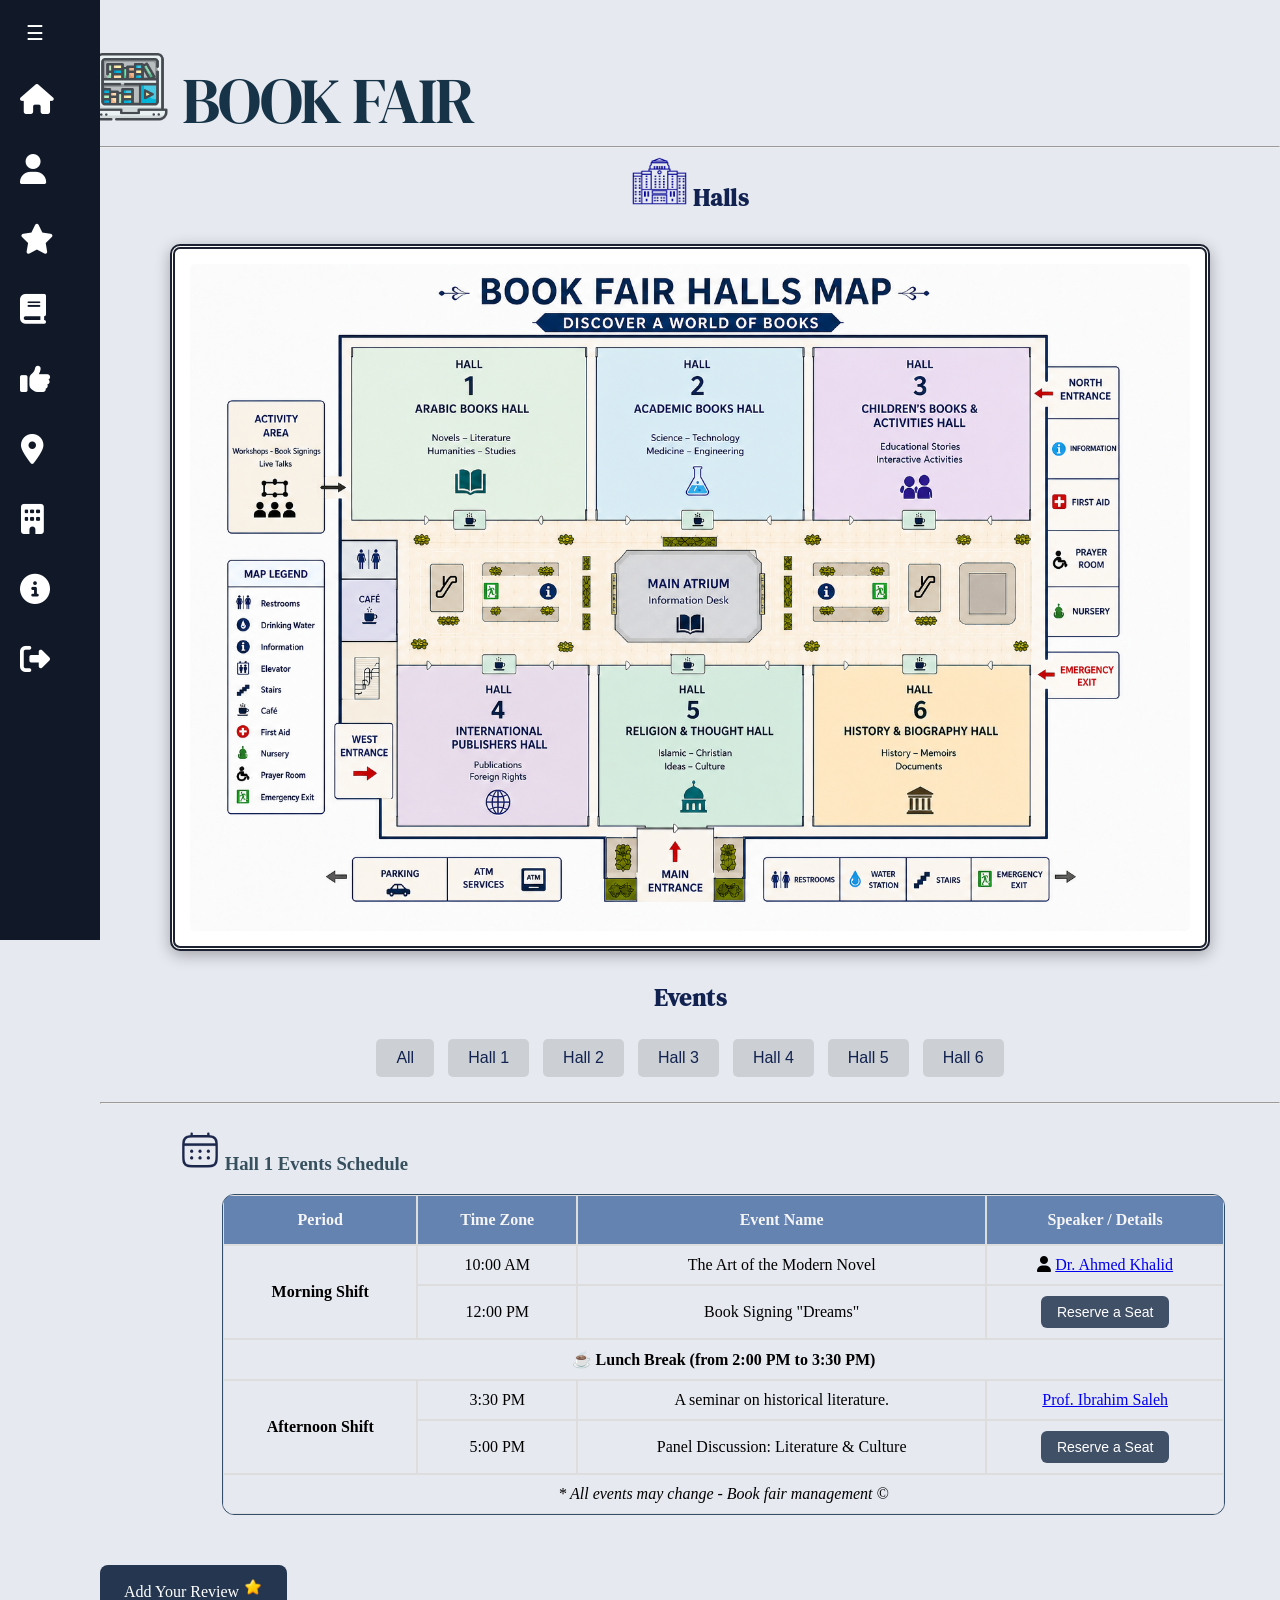
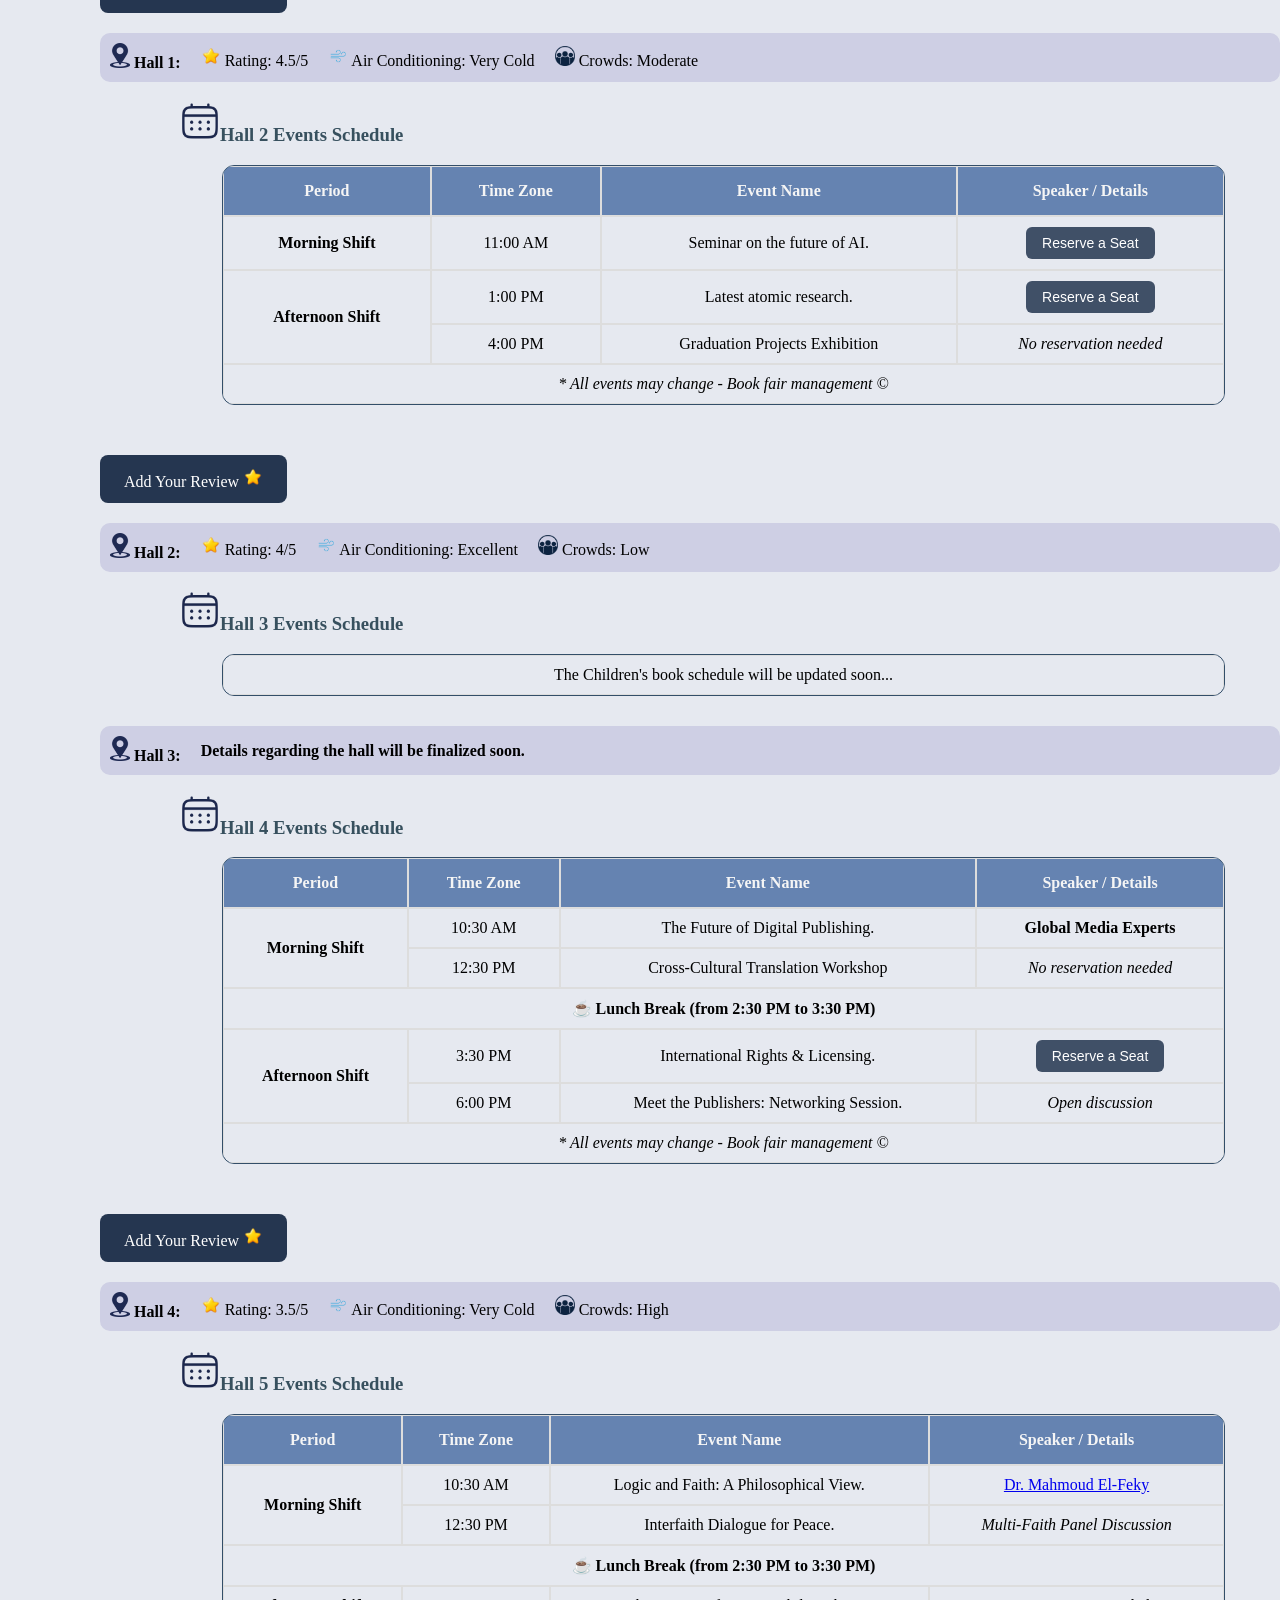
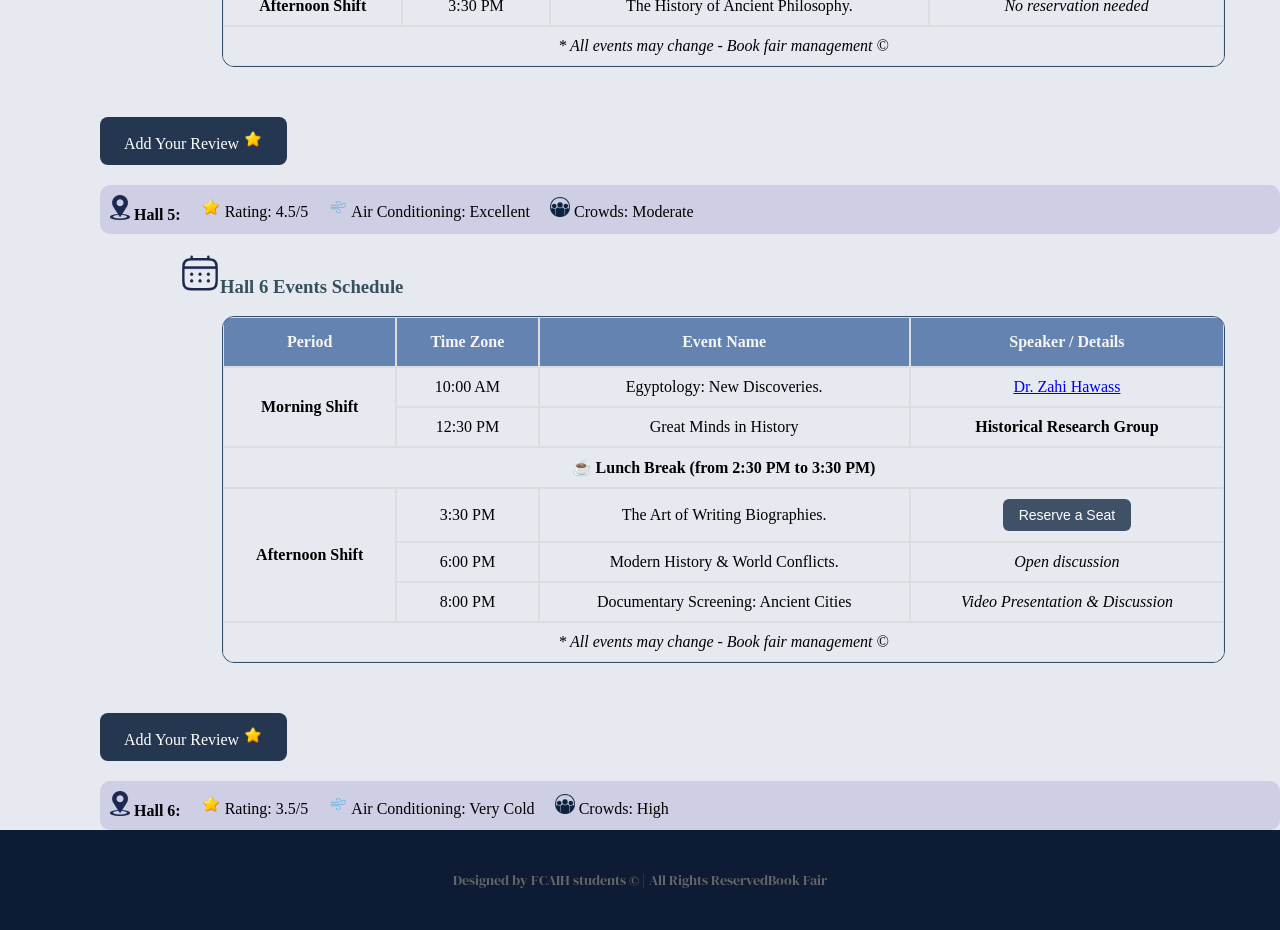
<file: events.html>
<!doctype html>
<html lang="en">
  <head class="head-events-reviews">
    <meta charset="UTF-8" />
    <meta name="viewport" content="width=device-width, initial-scale=1.0" />
    <title> Book Fair Events & Reviews</title>
    <link rel="stylesheet" href="style.css" />
    <link
      rel="stylesheet"
      href="https://cdnjs.cloudflare.com/ajax/libs/font-awesome/6.5.0/css/all.min.css"
    />
  </head>
  <body class="body-events-reviews">
    
      <header>  

    <nav class="navbar"> 
        <ul>
    <li>
        <a href="index.html">
            <i class="fa-solid fa-house"></i>
            <span class="text">Home</span>
        </a>
    </li>

    <li>
        <a href="acc.html">
            <i class="fa-solid fa-user"></i>
            <span class="text">My Account</span>
        </a>
    </li>

    <li>
        <a href="events.html">
            <i class="fa-solid fa-star"></i>
            <span class="text">Events & Reviews</span>
        </a>
    </li>

    <li>
        <a href="books.html">
            <i class="fa-solid fa-book"></i>
            <span class="text">Books</span>
        </a>
    </li>

    <li>
        <a href="recommendations.html">
            <i class="fa-solid fa-thumbs-up"></i>
            <span class="text">Recommendations</span>
        </a>
    </li>

    <li>
        <a href="location.html">
            <i class="fa-solid fa-location-dot"></i>
            <span class="text">Location & Tickets</span>
        </a>
    </li>

    <li>
        <a href="publishers.html">
            <i class="fa-solid fa-building"></i>
            <span class="text">Publishers</span>
        </a>
    </li>

    <li>
        <a href="about.html">
            <i class="fa-solid fa-circle-info"></i>
            <span class="text">About & Contact</span>
        </a>
    </li>

    <li>
        <a href="#" class="navlogout" onclick="logout()">
            <i class="fa-solid fa-right-from-bracket"></i>
            <!-- <span class="text">Sign Out</span> -->
        </a>
    </li>
</ul>
    </nav>

      <h1 class="logo"><img src="imgs/shelf.png" alt="" width="80" height="80" /> book fair</h1>
      <hr />
    </header>

    <div class="sidebar closed" id="sidebar">
      <button class="toggle" onclick="toggleMenu()">☰</button>
      <a href="index.html"
        ><i class="fa-solid fa-house"></i><span class="text">Home</span></a
      >
      <a href="acc.html"
        ><i class="fa-solid fa-user"></i><span class="text">My Account</span></a
      >
      <a href="events.html"
        ><i class="fa-solid fa-star"></i
        ><span class="text">Events & Reviews</span></a
      >
      <a href="books.html"
        ><i class="fa-solid fa-book"></i><span class="text">Books</span></a
      >
      <a href="recommendations.html"
        ><i class="fa-solid fa-thumbs-up"></i
        ><span class="text">Recommendations</span></a
      >
      <a href="location.html"
        ><i class="fa-solid fa-location-dot"></i
        ><span class="text">Location & Tickets</span></a
      >
      <a href="publishers.html"
        ><i class="fa-solid fa-building"></i
        ><span class="text">Publishers</span></a
      >
      <a href="about.html"
        ><i class="fa-solid fa-circle-info"></i
        ><span class="text">About & Contact</span></a
      >
      <a href="#" class="logout" onclick="logout()"
        ><i class="fa-solid fa-right-from-bracket"></i
        ><span class="text">Sign Out</span></a
      >
    </div>

    <main class="eventmain">
      <h2 class="mids"><img src="imgs/halls.png" alt="" width="55" height="50" /> Halls</h2>

      <section id="map-section">
        <figure>
          <div style="text-align: center; position: relative">
            <img
              src="imgs/halls-map.png"
              alt="Book Fair Map"
        
              width="1000"
              height="500"
            />
           
          </div>
        </figure>
      </section>

      <h2 class="mids">Events</h2>

      <section class="filters">
        <button onclick="filterHall('all')">All</button>
        <button onclick="filterHall('hall1')">Hall 1</button>
        <button onclick="filterHall('hall2')">Hall 2</button>
        <button onclick="filterHall('hall3')">Hall 3</button>
        <button onclick="filterHall('hall4')">Hall 4</button>
        <button onclick="filterHall('hall5')">Hall 5</button>
        <button onclick="filterHall('hall6')">Hall 6</button>
      </section>

      <section id="events-details">
        <hr />
        <div id="section-hall1" class="hall-content">
          <div class="hall-title">
            <h3 class="title-table" id="hall1-table">
              <img src="imgs/calendar.png" alt="" width="40" height="40" /> Hall 1
              Events Schedule
            </h3>
          </div>

          <table id="hall1" border="1" width="100%" cellpadding="10">
            <thead>
              <tr bgcolor="#2c3e50" style="color: white">
                <th class="table-txt">Period</th>
                <th class="table-txt">Time Zone</th>
                <th class="table-txt">Event Name</th>
                <th class="table-txt">Speaker / Details</th>
              </tr>
            </thead>
            <tbody>
              <tr>
                <td class="table-txt"  rowspan="2" align="center"><b>Morning Shift</b></td>
                <td class="table-txt">10:00 AM</td>
                <td class="table-txt">The Art of the Modern Novel</td>
                <td class="table-txt">
                  <i class="fa-solid fa-user"></i>
                  <a href="profile1.html">Dr. Ahmed Khalid</a>
                </td>
              </tr>
              <tr>
                <td class="table-txt">12:00 PM</td>
                <td class="table-txt">Book Signing "Dreams"</td>
                <td class="table-txt">
                  <button type="button" class="btn-reserve">
                    Reserve a Seat
                  </button>
                </td>
              </tr>
              <tr>
                <td class="table-txt" colspan="4" align="center">
                  <b>☕ Lunch Break (from 2:00 PM to 3:30 PM)</b>
                </td>
              </tr>
              <tr>
                <td class="table-txt" rowspan="2" align="center"><b>Afternoon Shift</b></td>
                <td class="table-txt">3:30 PM</td>
                <td class="table-txt">A seminar on historical literature.</td>
                <td class="table-txt"><a href="profile2.html">Prof. Ibrahim Saleh</a></td>
              </tr>
              <tr>
                <td class="table-txt">5:00 PM</td>
                <td class="table-txt">Panel Discussion: Literature & Culture</td>
                <td class="table-txt">
                  <button type="button" class="btn-reserve">
                    Reserve a Seat
                  </button>
                </td>
              </tr>
            </tbody>
            <tfoot>
              <tr>
                <td  class="table-txt" colspan="4" align="left">
                  <i>* All events may change - Book fair management &copy;</i>
                </td>
              </tr>
            </tfoot>
          </table>

          <!-- 1. نفتح الصندوق (البداية) -->
          <details class="review-details-wrapper">
            <!-- 2. الـ summary هو الجزء اللي بيفضل ظاهر (الزرار) -->
            <summary id="reviewSummary" onsubmit="submitReview(event)">
              <div
                id="openReviewBtn"
                class="review-btn"
                style="display: inline-block"
              >
                Add Your Review
                <img src="imgs/star.png" alt="" width="20px" height="20px" />
              </div>
            </summary>

            <!-- 3. الصندوق اللي هيظهر لما نفتح الزرار -->
            <div class="review-box">
              <h3 >Share Your Experience</h3>
              <form id="reviewForm" onsubmit="submitReview(event)">
                <label for="eventSelect">Select Hall/Event:</label>
                <select id="eventSelect" required>
                  <option value="" disabled selected>Choose the hall..</option>
                  <option value="hall1">
                    Hall 1 - The Art of the Modern Novel
                  </option>
                </select>

                <label for="reviewText">Your Review:</label>
                <textarea
                  id="reviewText"
                  placeholder="Write your thoughts..."
                  required
                ></textarea>
                <!-- الستارز -->
                <div class="star-rating">
                  <input
                    type="radio"
                    id="star5"
                    name="rating"
                    value="5"
                  /><label for="star5" title="5 stars">★</label>

                  <input
                    type="radio"
                    id="star4"
                    name="rating"
                    value="4"
                  /><label for="star4" title="4 stars">★</label>
                  <input
                    type="radio"
                    id="star3"
                    name="rating"
                    value="3"
                  /><label for="star3" title="3 stars">★</label>
                  <input
                    type="radio"
                    id="star2"
                    name="rating"
                    value="2"
                  /><label for="star2" title="2 stars">★</label>
                  <input
                    type="radio"
                    id="star1"
                    name="rating"
                    value="1"
                  /><label for="star1" title="1 star">★</label>
                </div>

                <button type="submit" class="submit-btn">Submit Now</button>
              </form>
            </div>

            <!-- 4. نقفل الصندوق (النهاية) -->
          </details>

          <div id="hall-summary">
            <span
              ><img src="imgs/pngegg.png" alt="" width="20px" height="25px" />
              <b>Hall 1:</b></span
            >
            <span
              ><img src="imgs/star.png" alt="" width="20px" height="20px" /> Rating:
              4.5/5</span
            >
            <span
              ><img src="imgs/air.png" alt="" width="20px" height="20px" /> Air
              Conditioning: Very Cold</span
            >
            <span
              ><img src="imgs/people.png" alt="" width="20px" height="20px" />
              Crowds: Moderate</span
            >
          </div>
        </div>

        <div id="section-hall2" class="hall-content">
          <h3 class="title-table" id="hall2-table">
            <img src="imgs/calendar.png" alt="" width="40" height="40" />Hall 2 Events
            Schedule
          </h3>
          <table id="hall2" border="1" width="100%" cellpadding="10">
            <thead>
              <tr bgcolor="#2c3e50" style="color: white">
                <th class="table-txt">Period</th>
                <th class="table-txt">Time Zone</th>
                <th class="table-txt">Event Name</th>
                <th class="table-txt">Speaker / Details</th>
              </tr>
            </thead>
            <tbody>
              <tr>
                <td class="table-txt" align="center"><b>Morning Shift</b></td>
                <td class="table-txt">11:00 AM</td>
                <td class="table-txt">Seminar on the future of AI.</td>
                <td class="table-txt">
                  <button type="button" class="btn-reserve">
                    Reserve a Seat
                  </button>
                </td>
              </tr>
              <tr>
                <td class="table-txt" rowspan="2" align="center"><b>Afternoon Shift</b></td>
                <td class="table-txt">1:00 PM</td>
                <td class="table-txt">Latest atomic research.</td>
                <td class="table-txt">
                  <button type="button" class="btn-reserve">
                    Reserve a Seat
                  </button>
                </td>
              </tr>
              <tr>
                <td class="table-txt">4:00 PM</td>
                <td class="table-txt">Graduation Projects Exhibition</td>
                <td class="table-txt"><i>No reservation needed</i></td>
              </tr>
            </tbody>
            <tfoot>
              <tr>
                <td class="table-txt" colspan="4" align="left">
                  <i>* All events may change - Book fair management &copy;</i>
                </td>
              </tr>
            </tfoot>
          </table>

          <!-- 1. نفتح الصندوق (البداية) -->
          <details class="review-details-wrapper">
            <!-- 2. الـ summary هو الجزء اللي بيفضل ظاهر (الزرار) -->
            <summary id="reviewSummary" onsubmit="submitReview(event)">
              <div
                id="openReviewBtn"
                class="review-btn"
                style="display: inline-block"
              >
                Add Your Review
                <img src="imgs/star.png" alt="" width="20px" height="20px" />
              </div>
            </summary>

            <!-- 3. الصندوق اللي هيظهر لما نفتح الزرار -->
            <div class="review-box">
              <h3>Share Your Experience</h3>
              <form id="reviewForm" onsubmit="submitReview(event)">
                <label for="eventSelect">Select Hall/Event:</label>
                <select id="eventSelect" required>
                  <option value="" disabled selected>Choose the hall..</option>
                  <option value="hall2">Hall 2 - Literature Seminar</option>
                </select>

                <label for="reviewText">Your Review:</label>
                <textarea
                  id="reviewText"
                  placeholder="Write your thoughts..."
                  required
                ></textarea>
                <!-- الستارز -->
                <div class="star-rating">
                  <input
                    type="radio"
                    id="star5"
                    name="rating"
                    value="5"
                  /><label for="star5" title="5 stars">★</label>

                  <input
                    type="radio"
                    id="star4"
                    name="rating"
                    value="4"
                  /><label for="star4" title="4 stars">★</label>
                  <input
                    type="radio"
                    id="star3"
                    name="rating"
                    value="3"
                  /><label for="star3" title="3 stars">★</label>
                  <input
                    type="radio"
                    id="star2"
                    name="rating"
                    value="2"
                  /><label for="star2" title="2 stars">★</label>
                  <input
                    type="radio"
                    id="star1"
                    name="rating"
                    value="1"
                  /><label for="star1" title="1 star">★</label>
                </div>

                <button type="submit" class="submit-btn">Submit Now</button>
              </form>
            </div>

            <!-- 4. نقفل الصندوق (النهاية) -->
          </details>

          <div id="hall-summary">
            <span
              ><img src="imgs/pngegg.png" alt="" width="20px" height="25px" />
              <b>Hall 2:</b></span
            >
            <span
              ><img src="imgs/star.png" alt="" width="20px" height="20px" /> Rating:
              4/5</span
            >
            <span
              ><img src="imgs/air.png" alt="" width="20px" height="20px" /> Air
              Conditioning: Excellent</span
            >
            <span
              ><img src="imgs/people.png" alt="" width="20px" height="20px" />
              Crowds: Low</span
            >
          </div>
        </div>


        <div id="section-hall3" class="hall-content">
          <h3 class="title-table" id="hall3-table">
            <img src="imgs/calendar.png" alt="" width="40" height="40" />Hall 3 Events
            Schedule
          </h3>
          <table id="hall3" border="1" width="100%" cellpadding="10">
            <tr>
              <td class="table-txt">The Children's book schedule will be updated soon...</td>
            </tr>
          </table>

          <div id="hall-summary">
            <span
              ><img src="imgs/pngegg.png" alt="" width="20px" height="25px" />
              <b>Hall 3:</b></span
            >
            <span
              ><b>Details regarding the hall will be finalized soon.</b></span
            >
          </div>
        </div>
        <div id="section-hall4" class="hall-content">
          <h3 class="title-table" id="hall4-table">
            <img src="imgs/calendar.png" alt="" width="40" height="40" />Hall 4 Events
            Schedule
          </h3>
          <table id="hall4" border="1" width="100%" cellpadding="10">
            <thead>
              <tr bgcolor="#2c3e50" style="color: white">
                <th class="table-txt">Period</th>
                <th class="table-txt">Time Zone</th>
                <th class="table-txt">Event Name</th>
                <th class="table-txt">Speaker / Details</th>
              </tr>
            </thead>
            <tbody>
              <tr>
                <td class="table-txt" rowspan="2" align="center"><b>Morning Shift</b></td>
                <td class="table-txt">10:30 AM</td>
                <td class="table-txt">The Future of Digital Publishing.</td>
                <td class="table-txt"><b>Global Media Experts</b></td>
              </tr>
              <tr>
                <td class="table-txt">12:30 PM</td>
                <td class="table-txt">Cross-Cultural Translation Workshop</td>
                <td class="table-txt"><i>No reservation needed</i></td>
              </tr>
              <tr>
                <td class="table-txt" colspan="4" align="center">
                  <b>☕ Lunch Break (from 2:30 PM to 3:30 PM)</b>
                </td>
              </tr>
              <tr>
                <td class="table-txt" rowspan="2" align="center"><b>Afternoon Shift</b></td>
                <td class="table-txt">3:30 PM</td>
                <td class="table-txt">International Rights & Licensing.</td>
                <td class="table-txt">
                  <button type="button" class="btn-reserve">
                    Reserve a Seat
                  </button>
                </td>
              </tr>
              <tr>
                <td class="table-txt">6:00 PM</td>
                <td class="table-txt">Meet the Publishers: Networking Session.</td>
                <td class="table-txt"><i>Open discussion</i></td>
              </tr>
            </tbody>
            <tfoot>
              <tr>
                <td  class="table-txt" colspan="4" align="left">
                  <i>* All events may change - Book fair management &copy;</i>
                </td>
              </tr>
            </tfoot>
          </table>

          <!-- 1. نفتح الصندوق (البداية) -->
          <details class="review-details-wrapper">
            <!-- 2. الـ summary هو الجزء اللي بيفضل ظاهر (الزرار) -->
            <summary id="reviewSummary" onsubmit="submitReview(event)">
              <div
                id="openReviewBtn"
                class="review-btn"
                style="display: inline-block"
              >
                Add Your Review
                <img src="imgs/star.png" alt="" width="20px" height="20px" />
              </div>
            </summary>

            <!-- 3. الصندوق اللي هيظهر لما نفتح الزرار -->
            <div class="review-box">
              <h3>Share Your Experience</h3>
              <form id="reviewForm" onsubmit="submitReview(event)">
                <label for="eventSelect">Select Hall/Event:</label>
                <select id="eventSelect" required>
                  <option value="" disabled selected>Choose the hall..</option>
                  <option value="hall4">
                    Hall 4 - International Publishing
                  </option>
                </select>

                <label for="reviewText">Your Review:</label>
                <textarea
                  id="reviewText"
                  placeholder="Write your thoughts..."
                  required
                ></textarea>

                <!-- الستارز -->
                <div class="star-rating">
                  <input
                    type="radio"
                    id="star5"
                    name="rating"
                    value="5"
                  /><label for="star5" title="5 stars">★</label>

                  <input
                    type="radio"
                    id="star4"
                    name="rating"
                    value="4"
                  /><label for="star4" title="4 stars">★</label>
                  <input
                    type="radio"
                    id="star3"
                    name="rating"
                    value="3"
                  /><label for="star3" title="3 stars">★</label>
                  <input
                    type="radio"
                    id="star2"
                    name="rating"
                    value="2"
                  /><label for="star2" title="2 stars">★</label>
                  <input
                    type="radio"
                    id="star1"
                    name="rating"
                    value="1"
                  /><label for="star1" title="1 star">★</label>
                </div>

                <button type="submit" class="submit-btn">Submit Now</button>
              </form>
            </div>

            <!-- 4. نقفل الصندوق (النهاية) -->
          </details>

          <div id="hall-summary">
            <span
              ><img src="imgs/pngegg.png" alt="" width="20px" height="25px" />
              <b>Hall 4:</b></span
            >
            <span
              ><img src="imgs/star.png" alt="" width="20px" height="20px" /> Rating:
              3.5/5</span
            >
            <span
              ><img src="imgs/air.png" alt="" width="20px" height="20px" /> Air
              Conditioning: Very Cold</span
            >
            <span
              ><img src="imgs/people.png" alt="" width="20px" height="20px" />
              Crowds: High</span
            >
          </div>
        </div>

        <div id="section-hall5" class="hall-content">
          <h3 class="title-table" id="hall5-table">
            <img src="imgs/calendar.png" alt="" width="40" height="40" />Hall 5 Events
            Schedule
          </h3>
          <table id="hall5" border="1" width="100%" cellpadding="10">
            <thead>
              <tr bgcolor="#2c3e50" style="color: white">
                <th class="table-txt" >Period</th>
                <th class="table-txt">Time Zone</th>
                <th class="table-txt">Event Name</th>
                <th class="table-txt">Speaker / Details</th>
              </tr>
            </thead>
            <tbody>
              <tr>
                <td class="table-txt" rowspan="2" align="center"><b>Morning Shift</b></td>
                <td class="table-txt">10:30 AM</td>
                <td class="table-txt">Logic and Faith: A Philosophical View.</td>
                <td class="table-txt"><a href="profile3.html">Dr. Mahmoud El-Feky</a></td>
              </tr>
              <tr>
                <td class="table-txt">12:30 PM</td>
                <td class="table-txt">Interfaith Dialogue for Peace.</td>
                <td class="table-txt"><i>Multi-Faith Panel Discussion</i></td>
              </tr>
              <tr>
                <td class="table-txt" colspan="4" align="center">
                  <b>☕ Lunch Break (from 2:30 PM to 3:30 PM)</b>
                </td>
              </tr>
              <tr>
                <td class="table-txt" rowspan="2" align="center"><b>Afternoon Shift</b></td>
                <td class="table-txt">3:30 PM</td>
                <td class="table-txt">The History of Ancient Philosophy.</td>
                <td class="table-txt"><i>No reservation needed</i></td>
              </tr>
            </tbody>
            <tfoot>
              <tr>
                <td  class="table-txt" colspan="4" align="left">
                  <i>* All events may change - Book fair management &copy;</i>
                </td>
              </tr>
            </tfoot>
          </table>

          <!-- 1. نفتح الصندوق (البداية) -->
          <details class="review-details-wrapper">
            <!-- 2. الـ summary هو الجزء اللي بيفضل ظاهر (الزرار) -->
            <summary id="reviewSummary">
              <div
                id="openReviewBtn"
                class="review-btn"
                style="display: inline-block"
              >
                Add Your Review
                <img src="imgs/star.png" alt="" width="20px" height="20px" />
              </div>
            </summary>

            <!-- 3. الصندوق اللي هيظهر لما نفتح الزرار -->
            <div class="review-box">
              <h3>Share Your Experience</h3>
              <form id="reviewForm" onsubmit="submitReview(event)">
                <label for="eventSelect">Select Hall/Event:</label>
                <select id="eventSelect" required>
                  <option value="" disabled selected>Choose the hall..</option>
                  <option value="hall5">Hall 5 - Philosophy & History</option>
                </select>

                <label for="reviewText">Your Review:</label>
                <textarea
                  id="reviewText"
                  placeholder="Write your thoughts..."
                  required
                ></textarea>

                <!-- الستارز -->
                <div class="star-rating">
                  <input
                    type="radio"
                    id="star5"
                    name="rating"
                    value="5"
                  /><label for="star5" title="5 stars">★</label>

                  <input
                    type="radio"
                    id="star4"
                    name="rating"
                    value="4"
                  /><label for="star4" title="4 stars">★</label>
                  <input
                    type="radio"
                    id="star3"
                    name="rating"
                    value="3"
                  /><label for="star3" title="3 stars">★</label>
                  <input
                    type="radio"
                    id="star2"
                    name="rating"
                    value="2"
                  /><label for="star2" title="2 stars">★</label>
                  <input
                    type="radio"
                    id="star1"
                    name="rating"
                    value="1"
                  /><label for="star1" title="1 star">★</label>
                </div>

                <button type="submit" class="submit-btn">Submit Now</button>
              </form>
            </div>

            <!-- 4. نقفل الصندوق (النهاية) -->
          </details>

          <div id="hall-summary">
            <span
              ><img src="imgs/pngegg.png" alt="" width="20px" height="25px" />
              <b>Hall 5:</b></span
            >
            <span
              ><img src="imgs/star.png" alt="" width="20px" height="20px" /> Rating:
              4.5/5</span
            >
            <span
              ><img src="imgs/air.png" alt="" width="20px" height="20px" /> Air
              Conditioning: Excellent</span
            >
            <span
              ><img src="imgs/people.png" alt="" width="20px" height="20px" />
              Crowds: Moderate</span
            >
          </div>
        </div>
        <div id="section-hall6" class="hall-content">
          <h3 class="title-table" id="hall6-table">
            <img src="imgs/calendar.png" alt="" width="40" height="40" />Hall 6 Events
            Schedule
          </h3>
          <table id="hall6" border="1" width="100%" cellpadding="10">
            <thead>
              <tr bgcolor="#2c3e50" style="color: white">
                <th class="table-txt">Period</th>
                <th class="table-txt">Time Zone</th>
                <th class="table-txt">Event Name</th>
                <th class="table-txt">Speaker / Details</th>
              </tr>
            </thead>
            <tbody>
              <tr>
                <td class="table-txt" rowspan="2" align="center"><b>Morning Shift</b></td>
                <td class="table-txt">10:00 AM</td>
                <td class="table-txt">Egyptology: New Discoveries.</td>
                <td class="table-txt"><a href="profile4.html">Dr. Zahi Hawass</a></td>
              </tr>
              <tr>
                <td class="table-txt">12:30 PM</td>
                <td class="table-txt">Great Minds in History</td>
                <td class="table-txt"><b>Historical Research Group</b></td>
              </tr>
              <tr>
                <td class="table-txt" colspan="4" align="center">
                  <b>☕ Lunch Break (from 2:30 PM to 3:30 PM)</b>
                </td>
              </tr>
              <tr>
                <td class="table-txt" rowspan="3" align="center"><b>Afternoon Shift</b></td>
                <td class="table-txt">3:30 PM</td>
                <td class="table-txt">The Art of Writing Biographies.</td>
                <td class="table-txt">
                  <button type="button" class="btn-reserve">
                    Reserve a Seat
                  </button>
                </td>
              </tr>
              <tr>
                <td class="table-txt">6:00 PM</td>
                <td class="table-txt">Modern History & World Conflicts.</td>
                <td class="table-txt"><i>Open discussion</i></td>
              </tr>
              <tr>
                <td class="table-txt">8:00 PM</td>
                <td class="table-txt">Documentary Screening: Ancient Cities</td>
                <td class="table-txt"><i>Video Presentation & Discussion</i></td>
              </tr>
            </tbody>
            <tfoot>
              <tr>
                <td  class="table-txt" colspan="4" align="left">
                  <i>* All events may change - Book fair management &copy;</i>
                </td>
              </tr>
            </tfoot>
          </table>

          <!-- 1. نفتح الصندوق (البداية) -->
          <details class="review-details-wrapper">
            <!-- 2. الـ summary هو الجزء اللي بيفضل ظاهر (الزرار) -->
            <summary id="reviewSummary">
              <div
                id="openReviewBtn"
                class="review-btn"
                style="display: inline-block"
              >
                Add Your Review
                <img src="imgs/star.png" alt="" width="20px" height="20px" />
              </div>
            </summary>

            <!-- 3. الصندوق اللي هيظهر لما نفتح الزرار -->
            <div class="review-box">
              <h3>Share Your Experience</h3>
              <form id="reviewForm" onsubmit="submitReview(event)">
                <label for="eventSelect">Select Hall/Event:</label>
                <select id="eventSelect" required>
                  <option value="" disabled selected>Choose the hall..</option>
                  <option value="hall6">Hall 6 - Egyptology</option>
                </select>

                <label for="reviewText">Your Review:</label>
                <textarea
                  id="reviewText"
                  placeholder="Write your thoughts..."
                  required
                ></textarea>

                <label for="rating">Your Rating:</label>
                <div class="star-rating">
                  <input
                    type="radio"
                    id="star5"
                    name="rating"
                    value="5"
                  /><label for="star5" title="5 stars">★</label>

                  <input
                    type="radio"
                    id="star4"
                    name="rating"
                    value="4"
                  /><label for="star4" title="4 stars">★</label>
                  <input
                    type="radio"
                    id="star3"
                    name="rating"
                    value="3"
                  /><label for="star3" title="3 stars">★</label>
                  <input
                    type="radio"
                    id="star2"
                    name="rating"
                    value="2"
                  /><label for="star2" title="2 stars">★</label>
                  <input
                    type="radio"
                    id="star1"
                    name="rating"
                    value="1"
                  /><label for="star1" title="1 star">★</label>
                </div>

                <button type="submit" class="submit-btn">Submit Now</button>
              </form>
            </div>

            <!-- 4. نقفل الصندوق (النهاية) -->
          </details>

          <div id="hall-summary">
            <span
              ><img src="imgs/pngegg.png" alt="" width="20px" height="25px" />
              <b>Hall 6:</b></span
            >
            <span
              ><img src="imgs/star.png" alt="" width="20px" height="20px" /> Rating:
              3.5/5</span
            >
            <span
              ><img src="imgs/air.png" alt="" width="20px" height="20px" /> Air
              Conditioning: Very Cold</span
            >
            <span
              ><img src="imgs/people.png" alt="" width="20px" height="20px" />
              Crowds: High</span
            >
          </div>
        </div>
      </section>
    </main>
    
<footer class="foot">
            <p>Designed by FCAIH students © | All Rights Reserved</p>
            <p>Book Fair</p>
</footer>
    <script src="script.js"></script>

  </body>
</html>
</file>
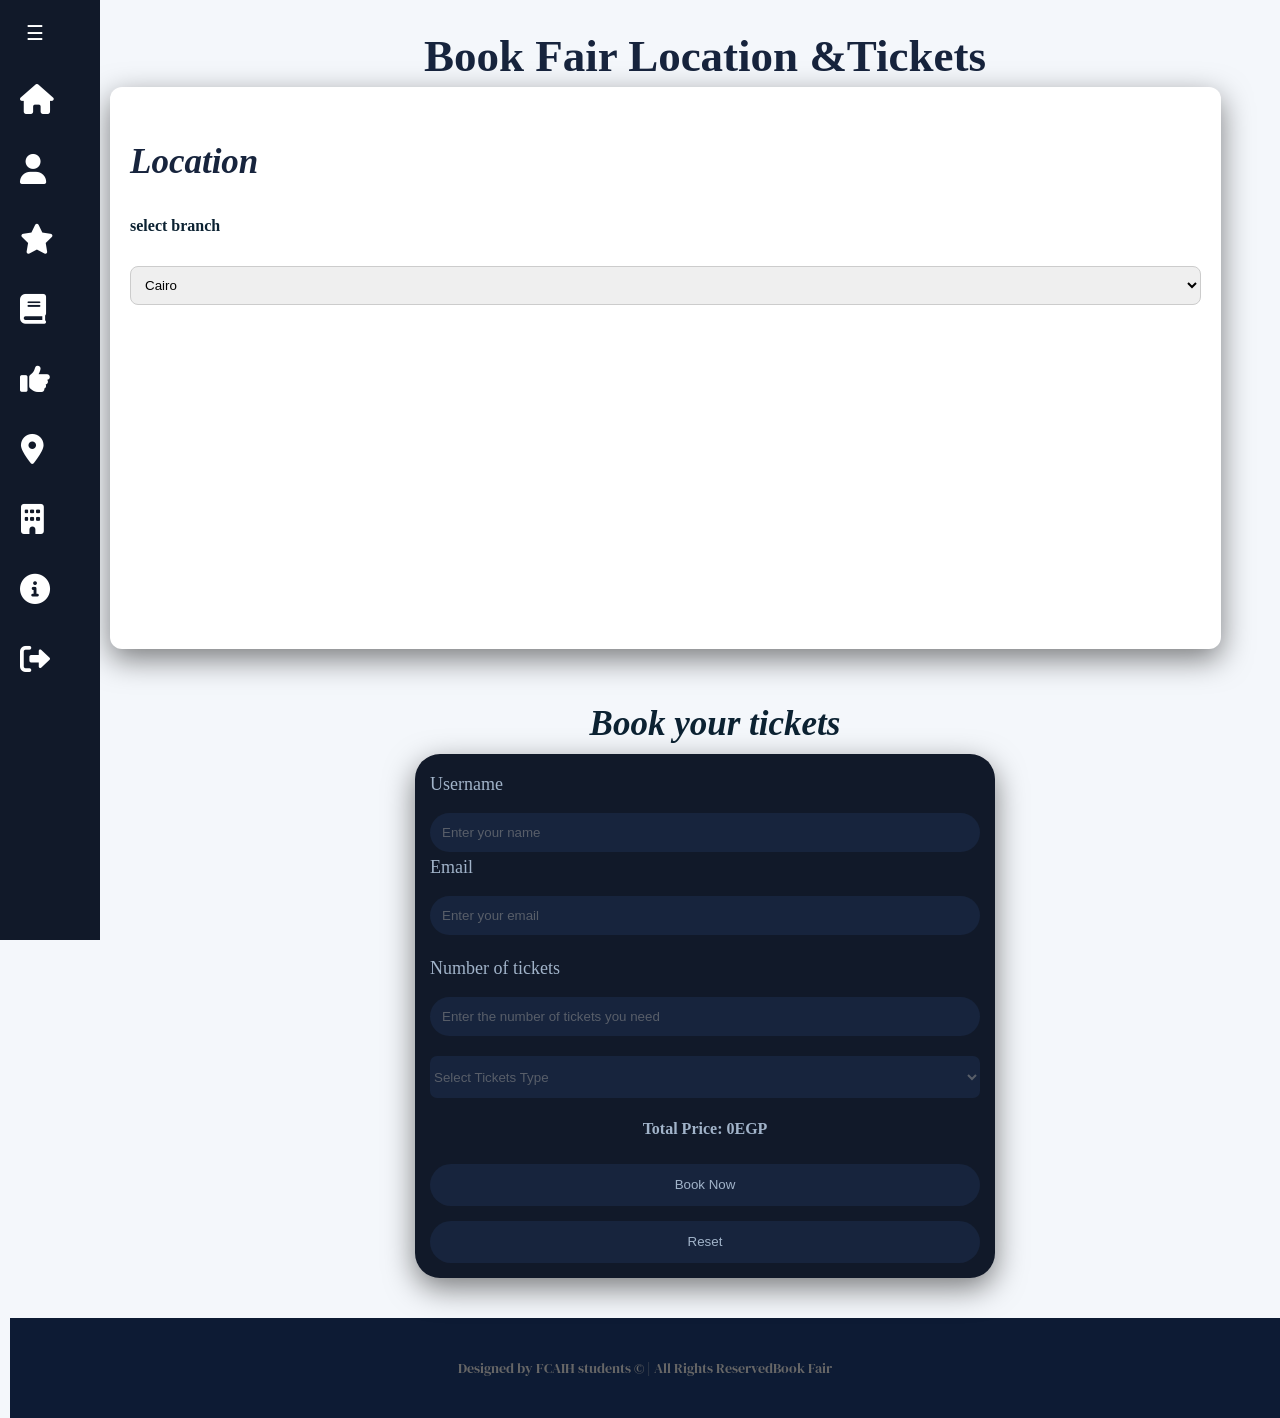
<file: location.html>
<!DOCTYPE html>
<html>
    <head>
        <meta charset="utf-8">
        <meta name="description" content="Location and tickets for book fair">
        <link rel="stylesheet" href="style.css">
        <title>Location & Tickets</title>
        <link rel="stylesheet" href="https://cdnjs.cloudflare.com/ajax/libs/font-awesome/6.0.0/css/all.min.css">
    </head>
    <body class="locationbody">     
        <header>  
            <nav class="navbar"> 
                <ul>
                    <li>
                        <a href="index.html">
                            <i class="fa-solid fa-house"></i>
                            <span class="text">Home</span>
                        </a>
                    </li>

                    <li>
                        <a href="acc.html">
                            <i class="fa-solid fa-user"></i>
                            <span class="text">My Account</span>
                        </a>
                    </li>

                    <li>
                        <a href="events.html">
                            <i class="fa-solid fa-star"></i>
                            <span class="text">Events & Reviews</span>
                        </a>
                    </li>

                    <li>
                        <a href="books.html">
                            <i class="fa-solid fa-book"></i>
                            <span class="text">Books</span>
                        </a>
                    </li>

                    <li>
                        <a href="recommendations.html">
                            <i class="fa-solid fa-thumbs-up"></i>
                            <span class="text">Recommendations</span>
                        </a>
                    </li>

                    <li>
                        <a href="location.html">
                            <i class="fa-solid fa-location-dot"></i>
                            <span class="text">Location & Tickets</span>
                        </a>
                    </li>

                    <li>
                        <a href="publishers.html">
                            <i class="fa-solid fa-building"></i>
                            <span class="text">Publishers</span>
                        </a>
                    </li>

                    <li>
                        <a href="about.html">
                            <i class="fa-solid fa-circle-info"></i>
                            <span class="text">About & Contact</span>
                        </a>
                    </li>

                    <li>
                        <a href="#" class="navlogout" onclick="logout()">
                            <i class="fa-solid fa-right-from-bracket"></i>
                            <!-- <span class="text">Sign Out</span> -->
                        </a>
                    </li>
                </ul>
            </nav>
        </header>
        <div class="sidebar closed" id="sidebar">
            <button class="toggle" onclick="toggleMenu()">☰</button>
            <a href="index.html">
                <i class="fa-solid fa-house"></i>
                <span class="text">Home</span>
            </a>

            <a href="acc.html">
                <i class="fa-solid fa-user"></i>
                <span class="text">My Account</span>
            </a>

            <a href="events.html">
                <i class="fa-solid fa-star"></i>
                <span class="text">Events & Reviews</span>
            </a>

            <a href="books.html">
                <i class="fa-solid fa-book"></i>
                <span class="text">Books</span>
            </a>

            <a href="recommendations.html">
                <i class="fa-solid fa-thumbs-up"></i>
                <span class="text">Recommendations</span>
            </a>

            <a href="location.html">
                <i class="fa-solid fa-location-dot"></i>
                <span class="text">Location & Tickets</span>
            </a>

            <a href="publishers.html">
                <i class="fa-solid fa-building"></i>
                <span class="text">Publishers</span>
            </a>

            <a href="about.html">
                <i class="fa-solid fa-circle-info"></i>
                <span class="text">About & Contact</span>
            </a>
                <a href="#" class="logout" onclick="logout()">
                <i class="fa-solid fa-right-from-bracket"></i>
                <span class="text">Sign Out</span>
            </a>
        </div>
        <div class="location">

        <div class="locationtitle">
            <h2 class="upper"> Book Fair Location &Tickets</h2>
        </div>

        <div class="container">
            <h3 class="loc">Location</h3>
            <h4>select branch</h4>
            <select  id="branch" onchange="changeMap()">
                <option value="Cairo">Cairo</option>
                <option value="Alexandria">Alexandria</option>
            </select>
            <iframe id="map" class="map"
            src="https://www.google.com/maps/embed?pb=!1m18!1m12!1m3!1d3452.7405573331944!2d31.298176675554878!3d30.07297037490916!2m3!1f0!2f0!3f0!3m2!1i1024!2i768!4f13.1!3m3!1m2!1s0x14583fb134624b91%3A0xaf725cf85f5f0fa7!2sCairo%20International%20Fair!5e0!3m2!1sen!2seg!4v1777796367757!5m2!1sen!2seg" width="600" height="450" style="border:0;" allowfullscreen="" loading="lazy" referrerpolicy="no-referrer-when-downgrade"></iframe>
        </div>
        <div class="booking">
            <h3 class="bookingtitle">Book your tickets</h3>
            <form id="ticketForm">
                <label for="user" class="bkinglabel">Username</label>
                <br>
                <input class="bkinginput" oninput="checkName()" id="user" type="text" placeholder="Enter your name" required>
                <p id="usernameMsg"></p>
                <label for="em" class="bkinglabel" >Email</label>
                <br>
                <input class="bkinginput"  oninput="checkEmail()" id="em" type="email" placeholder="Enter your email" required>
                <br>
                <p id="emailMsg"></p>
                <label for="ticktsnum" class="bkinglabel">Number of tickets</label>
                <br>
                <input class="bkinginput" id="ticktsnum" type="number" min="1" placeholder="Enter the number of tickets you need"  >
                
                <select  id="type" style="height: 42px; margin-top: 20px; border-radius: 7px; background-color: #17243d; color: #585e69; border-style: none;">
                        <option value="">Select Tickets Type</option>
                        <option value="100">Normal-100</option>
                        <option value="200">VIP-200</option>
                </select>
                
                <div class="error" id="typeerror"></div>
                <h4>Total Price: <span id="total">0</span>EGP</h4>
                    
               
                <button class="submitbooking" type="submit" style="height: 42px;  border-radius: 30px; background-color: #17243d;   color:#a1b3c9; ">Book Now</button>
                <button class="resetbooking" type="reset" style="height: 42px; border-radius: 30px; background-color: #17243d;   color:#a1b3c9; ">Reset</button>
                
                <div class="success" id="successMsg"></div>
            </form>
        </div>
    </div>

<footer class="foot">
            <p>Designed by FCAIH students © | All Rights Reserved</p>
            <p>Book Fair</p>
</footer>

    <script src="script.js"></script>
    </body>
</html>
</file>
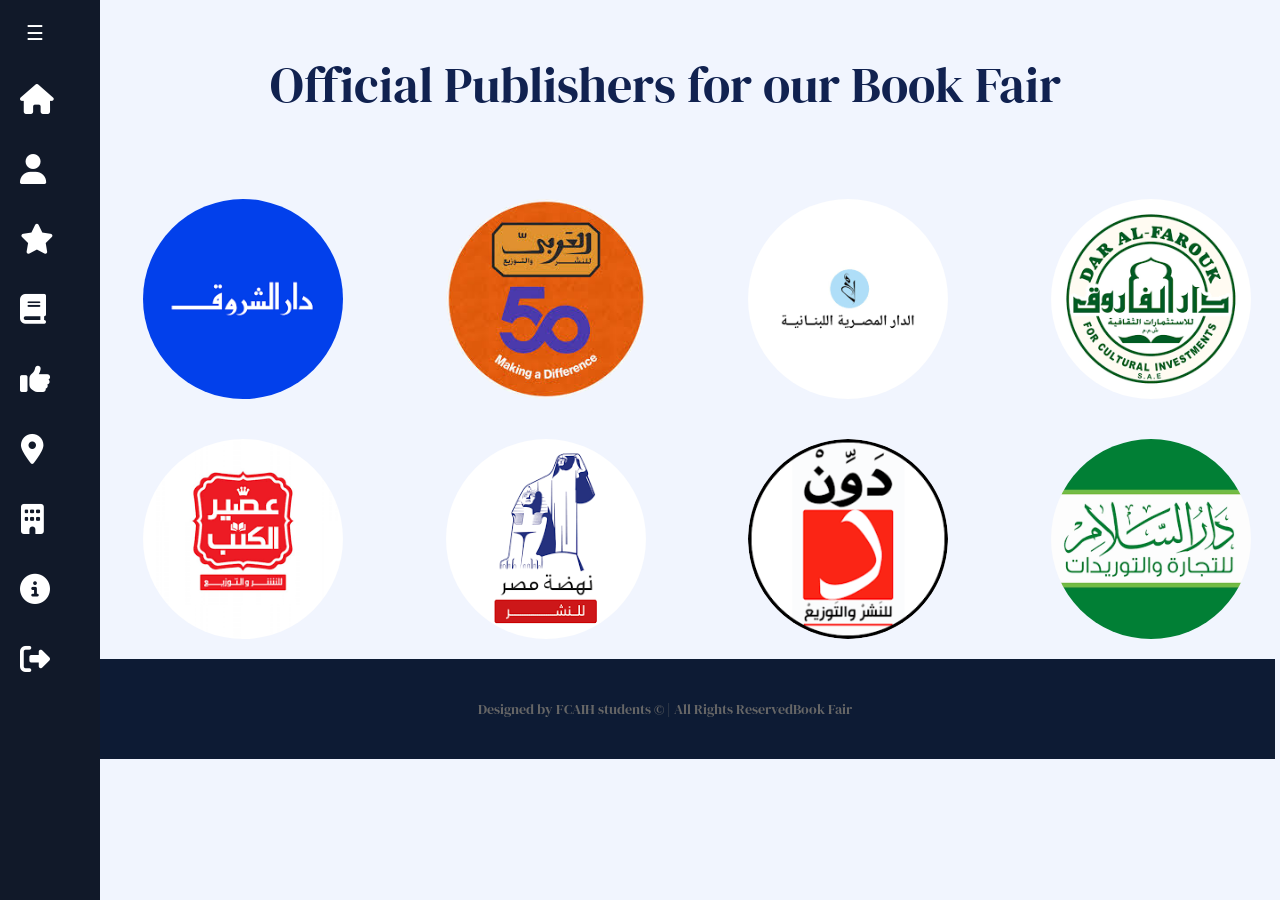
<file: publishers.html>
<!DOCTYPE html>
<html>
<head>
<meta charset="UTF-8">
<title> Book Fair's Publishers</title>
<link rel="preconnect" href="https://fonts.googleapis.com">
<link rel="preconnect" href="https://fonts.gstatic.com" crossorigin>
<link rel="stylesheet" href="style.css">
<link rel="stylesheet" href="https://cdnjs.cloudflare.com/ajax/libs/font-awesome/6.5.0/css/all.min.css">
</head>   
<body class="pup">
    <header>  

    <nav class="navbar"> 
        <ul>
    <li>
        <a href="index.html">
            <i class="fa-solid fa-house"></i>
            <span class="text">Home</span>
        </a>
    </li>

    <li>
        <a href="acc.html">
            <i class="fa-solid fa-user"></i>
            <span class="text">My Account</span>
        </a>
    </li>

    <li>
        <a href="events.html">
            <i class="fa-solid fa-star"></i>
            <span class="text">Events & Reviews</span>
        </a>
    </li>

    <li>
        <a href="books.html">
            <i class="fa-solid fa-book"></i>
            <span class="text">Books</span>
        </a>
    </li>

    <li>
        <a href="recommendations.html">
            <i class="fa-solid fa-thumbs-up"></i>
            <span class="text">Recommendations</span>
        </a>
    </li>

    <li>
        <a href="location.html">
            <i class="fa-solid fa-location-dot"></i>
            <span class="text">Location & Tickets</span>
        </a>
    </li>

    <li>
        <a href="publishers.html">
            <i class="fa-solid fa-building"></i>
            <span class="text">Publishers</span>
        </a>
    </li>

    <li>
        <a href="about.html">
            <i class="fa-solid fa-circle-info"></i>
            <span class="text">About & Contact</span>
        </a>
    </li>

    <li>
        <a href="#" class="navlogout" onclick="logout()">
            <i class="fa-solid fa-right-from-bracket"></i>
            <!-- <span class="text">Sign Out</span> -->
        </a>
    </li>
</ul>
    </nav>
    </header>
<div class="sidebar closed" id="sidebar">

        <button class="toggle" onclick="toggleMenu()">☰</button>

        <a href="index.html">
            <i class="fa-solid fa-house"></i>
            <span class="text">Home</span>
        </a>

        <a href="acc.html">
            <i class="fa-solid fa-user"></i>
            <span class="text">My Account</span>
        </a>


        <a href="events.html">
            <i class="fa-solid fa-star"></i>
            <span class="text">Events & Reviews</span>
        </a>

        <a href="books.html">
            <i class="fa-solid fa-book"></i>
            <span class="text">Books</span>
        </a>

        <a href="recommendations.html">
            <i class="fa-solid fa-thumbs-up"></i>
            <span class="text">Recommendations</span>
        </a>

        <a href="location.html">
            <i class="fa-solid fa-location-dot"></i>
            <span class="text">Location & Tickets</span>
        </a>

        <a href="publishers.html">
            <i class="fa-solid fa-building"></i>
            <span class="text">Publishers</span>
        </a>

        <a href="about.html">
            <i class="fa-solid fa-circle-info"></i>
            <span class="text">About & Contact</span>
        </a>
        <a href="#" class="logout" onclick="logout()">
        <i class="fa-solid fa-right-from-bracket"></i>
        <span class="text">Sign Out</span>
        </a>

    </div>

<div class="pubbody">
<div class="headerPup" >


<p class="publishers">Official Publishers for our Book Fair</p>

</div>








 <div class="firstline">
  <div class="shrouk"><a href=https://www.shorouk.com><img src="imgs/images (3).png"></a></div>
    <div class="araby"><a href="https://alarabipublishing.com.eg/"><img src="imgs/images.jpg.jpeg"></a> </div>
    <div class="leb"><a href="https://almasriahbookstores.com/?srsltid=AfmBOorD6aKBXiOIxNcUth3K5D0_1yE36WnO8fWaE2J6y9BHWgnxpOxy"><img src="imgs/images (1).png"> </a></div>
    <div class="farouk"><a href="https://daralfarouk.com/" ><img src="imgs/images (2).png"></a></div>
 </div>

<div class="secondline">
    <div class="juice"><a href="https://www.aseeralkotb.com/ar?gad_campaignid=23042176942&gad_source=1&gbraid=0AAAAAD3Wp5scSCx3SlRWNNY-M2ipFR8I9&gclid=CjwKCAjw5NvPBhAoEiwA_2egfoopEaY7fynlIeYpXYOqfEp9XV8mTE9a2mekXcBm-d3rW1pVwK3CWRoCpFAQAvD_BwE"><img src="imgs/images (4).png"></a></div>
    <div class="nahda"><a href="https://nahdetmisrbookstore.com/ar?srsltid=AfmBOor_iMP7-WtJ45QEZQackObP4SiQooXzYwFWGrRPAy5xxJa26v2x"><img src="imgs/images (5).png"></a></div>
    <div class="write"><a href="https://dardawen.com/"><img src="imgs/images (7).png"></a></div>
    <div class="dar"><a href="https://www.daralsalam.com/"><img src="imgs/images (8).png"></a></div>

</div>
<!-- 
 <footer class="footer">
    <p class="shop">Books Shop</p>
    <p class="team">Made By Helwan Team<sup class="tm">&copy;</sup></p>
</footer> -->


<footer class="foot">
            <p>Designed by FCAIH students © | All Rights Reserved</p>
            <p>Book Fair</p>
</footer>
</div>
<script src="script.js"></script>
</body>
</html>
</file>
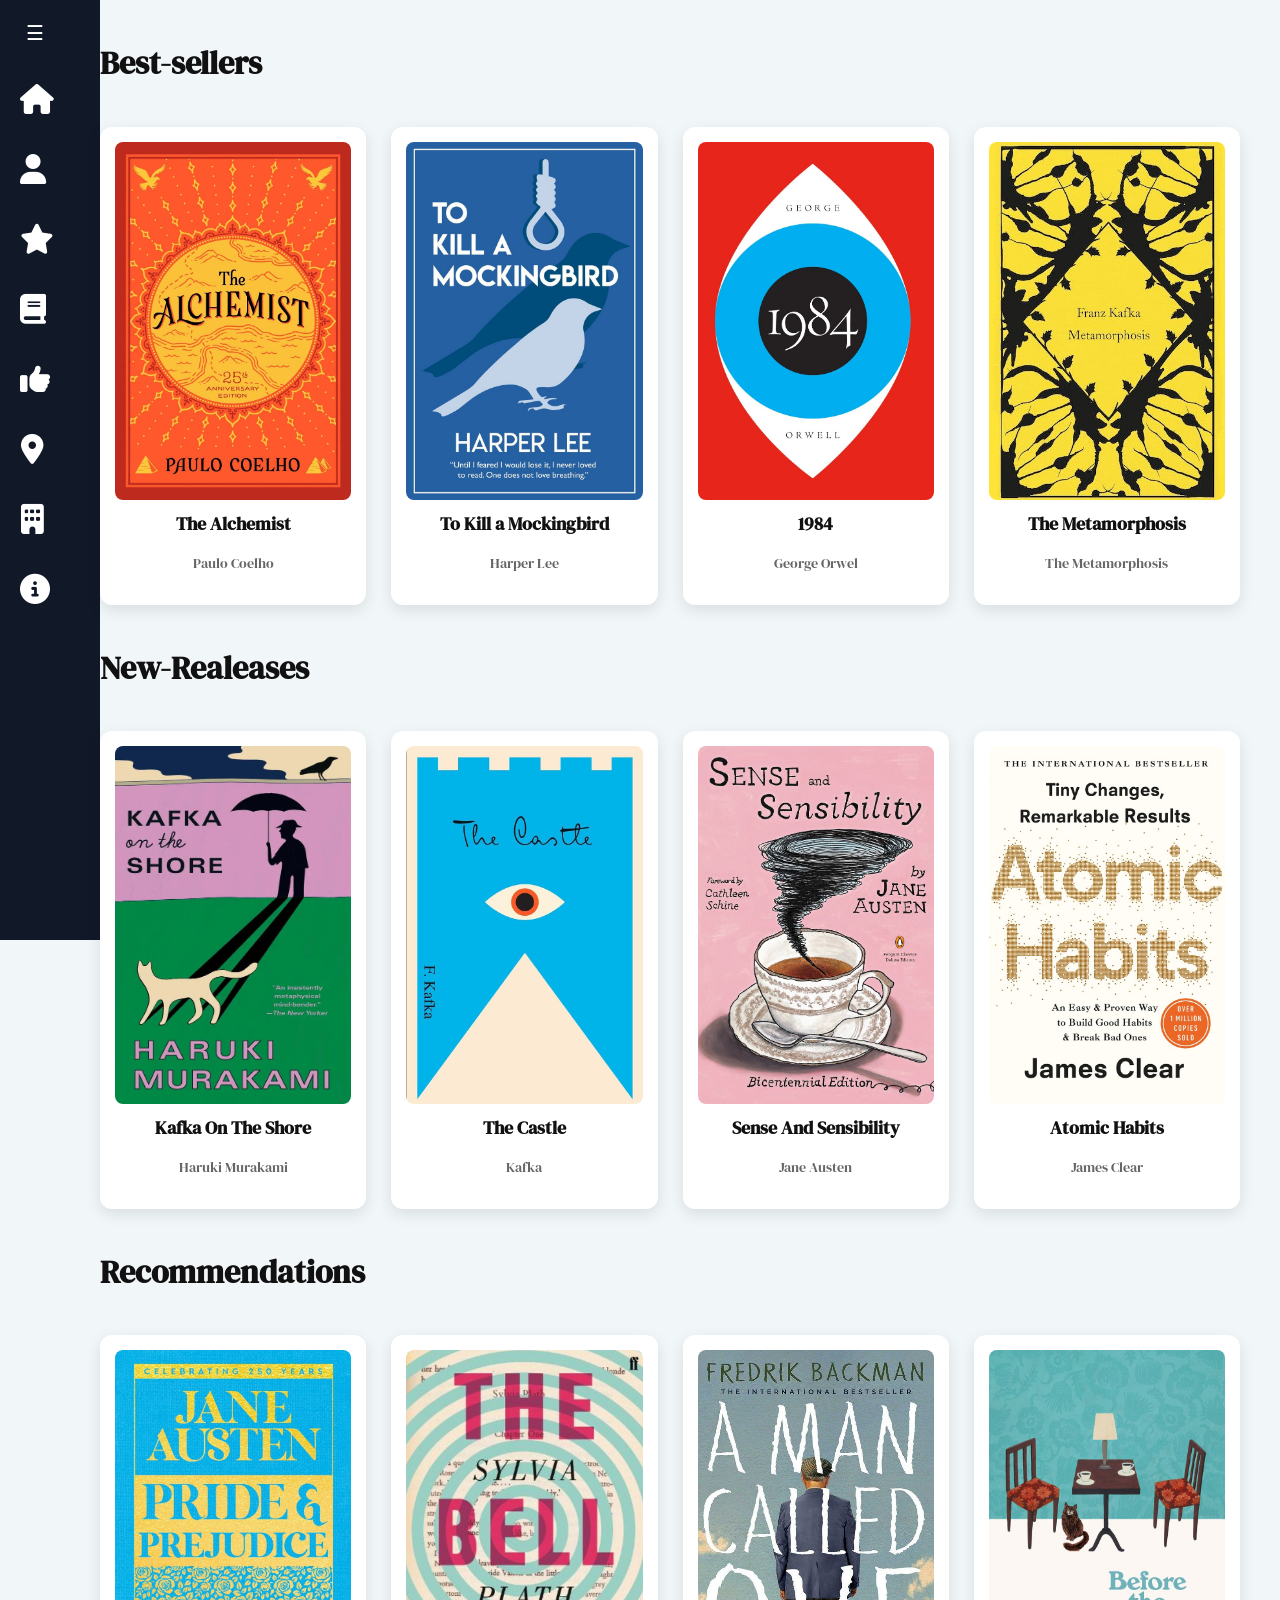
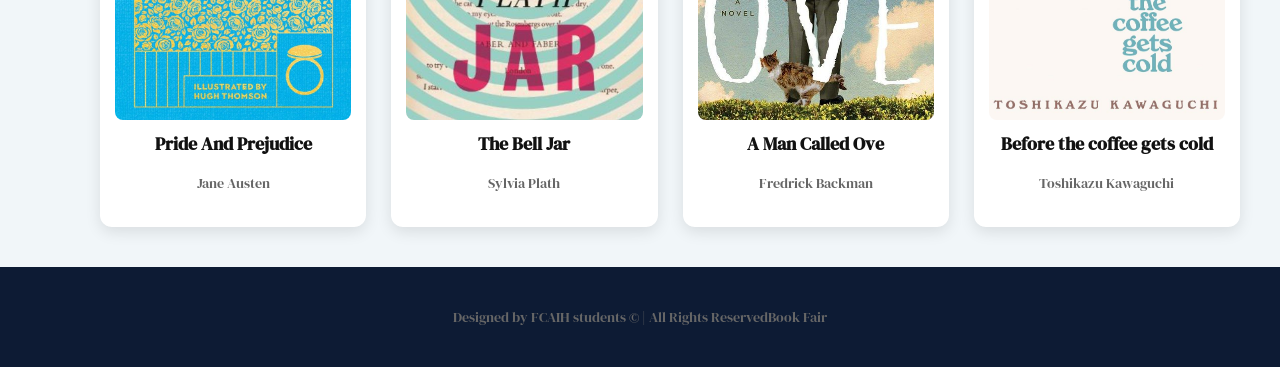
<file: recommendations.html>
<!DOCTYPE html >
<html lang="en" id="html">
<head>
    <meta charset="UTF-8">
    <meta name="viewport" content="width=device-width, initial-scale=1.0">
    <title>Recommendations</title>
    <link rel="stylesheet" href="style.css"></link>
    <link rel="stylesheet" href="https://cdnjs.cloudflare.com/ajax/libs/font-awesome/6.5.0/css/all.min.css">
    <script src="script.js" defer></script>
    <link rel="stylesheet" href="https://fonts.googleapis.com/css2?family=DM+Serif+Display:ital@0;1&display=swap">

    <style>
    body {
    font-family: "DM Serif Display", serif;
    }
    </style>

</head>

<body class="recbody" >
    
      <header>  

    <nav class="navbar"> 
        <ul>
    <li>
        <a href="index.html">
            <i class="fa-solid fa-house"></i>
            <span class="text">Home</span>
        </a>
    </li>

    <li>
        <a href="acc.html">
            <i class="fa-solid fa-user"></i>
            <span class="text">My Account</span>
        </a>
    </li>

    <li>
        <a href="events.html">
            <i class="fa-solid fa-star"></i>
            <span class="text">Events & Reviews</span>
        </a>
    </li>

    <li>
        <a href="books.html">
            <i class="fa-solid fa-book"></i>
            <span class="text">Books</span>
        </a>
    </li>

    <li>
        <a href="recommendations.html">
            <i class="fa-solid fa-thumbs-up"></i>
            <span class="text">Recommendations</span>
        </a>
    </li>

    <li>
        <a href="location.html">
            <i class="fa-solid fa-location-dot"></i>
            <span class="text">Location & Tickets</span>
        </a>
    </li>

    <li>
        <a href="publishers.html">
            <i class="fa-solid fa-building"></i>
            <span class="text">Publishers</span>
        </a>
    </li>

    <li>
        <a href="about.html">
            <i class="fa-solid fa-circle-info"></i>
            <span class="text">About & Contact</span>
        </a>
    </li>

    <li>
        <a href="#" class="navlogout" onclick="logout()">
            <i class="fa-solid fa-right-from-bracket"></i>
            <!-- <span class="text">Sign Out</span> -->
        </a>
    </li>
</ul>
    </nav>
    </header>
    
    <div class="sidebar closed" id="sidebar">

        <button class="toggle" onclick="toggleMenu()">☰</button>

        <a href="index.html">
            <i class="fa-solid fa-house"></i>
            <span class="text">Home</span>
        </a>

        <a href="acc.html">
            <i class="fa-solid fa-user"></i>
            <span class="text">My Account</span>
        </a>


        <a href="events.html">
            <i class="fa-solid fa-star"></i>
            <span class="text">Events & Reviews</span>
        </a>

        <a href="books.html">
            <i class="fa-solid fa-book"></i>
            <span class="text">Books</span>
        </a>

        <a href="recommendations.html">
            <i class="fa-solid fa-thumbs-up"></i>
            <span class="text">Recommendations</span>
        </a>

        <a href="location.html">
            <i class="fa-solid fa-location-dot"></i>
            <span class="text">Location & Tickets</span>
        </a>

        <a href="publishers.html">
            <i class="fa-solid fa-building"></i>
            <span class="text">Publishers</span>
        </a>

        <a href="about.html">
            <i class="fa-solid fa-circle-info"></i>
            <span class="text">About & Contact</span>
        </a>
    
    </div>

<style>
       .add {
    font-size: 18px;
    white-space: nowrap;
    text-shadow: 1px 1px 3px rgba(0,0,0,0.5); /* makes text pop */
}
</style>


<div class="parent"> 

<div class="categorie"><h1>Best-sellers</h1></div>
<div  class="book-container">
<div class="book">
    <img src="imgs/The Alchemist.jpg" class="imges">
    <h2>The Alchemist</h2> 
    <p>Paulo Coelho</p>
    <button class="addlibtn" onclick="addToLibrary('The Alchemist','Paulo Coelho','imgs/The Alchemist.jpg')"style="font-size: 19px;" >
        <span style="font-size:xxx-large;">+</span><br><span class ="add">Add To Library</span> </button>
</div>


<div class="book">
    <img src="imgs/to kill a mockingbird.jpg" class="imges">
    <h2>To Kill a Mockingbird</h2>
    <p>Harper Lee</p>
    <button class="addlibtn" onclick="addToLibrary('To Kill a Mockingbird','Harper Lee','imgs/to kill a mockingbird.jpg')" style="font-size: 19px;" >
        <span style="font-size:xxx-large;">+</span><br><span class ="add">Add To Library</span></button>
</div>


<div class="book">
    <img src="imgs/1984g.jpg" class="imges">
    <h2>1984</h2> 
    <p>George Orwel </p>
    <button class="addlibtn" onclick="addToLibrary('1984','George Orwel ','imgs/1984g.jpg')" style="font-size: 19px;" >
        <span style="font-size:xxx-large;">+</span> <br><span class ="add">Add To Library</span></button>
</div>


<div class="book">
    <img src="imgs/The Metamorphosis.jpg" class="imges">
    <h2>The Metamorphosis</h2>
    <p>The Metamorphosis</p>
    <button class="addlibtn" onclick="addToLibrary('The Metamorphosis','The Metamorphosis','imgs/The Alchemist.jpg')" style="font-size: 19px;" >
        <span style="font-size:xxx-large;">+</span><br><span class ="add">Add To Library</span></button>
</div>
</div>
<div class="categorie"><h1>New-Realeases</h1></div>
<div class="book-container">
<div class="book">
    <img src="imgs/Kafka on the Shore.jpg" class="imges">
    <h2>Kafka On The Shore</h2>
    <p>Haruki Murakami</p>
    <button class="addlibtn" onclick="addToLibrary('Kafka On The Shore','Haruki Murakami','imgs/Kafka on the Shore.jpg')" style="font-size: 19px;" >
        <span style="font-size:xxx-large;">+</span><br><span class ="add">Add To Library</span></button>
</div>


<div class="book">
    <img src="imgs/The Castle.jpg "class="imges">
    <h2>The Castle</h2>
    <p>Kafka</p>
    <button class="addlibtn" onclick="addToLibrary('The Castle','Kafka','imgs/The Castle.jpg ')"style="font-size: 19px;" >
        <span style="font-size:xxx-large;">+</span> <br><span class ="add">Add To Library</span></button>
</div>


<div class="book">
    <img src="imgs/Jane Austen.jpg" class="imges">
    <h2>Sense And Sensibility</h2>
    <p>Jane Austen</p>
    <button class="addlibtn" onclick="addToLibrary('Sense And Sensibility','Jane Austen','imgs/Jane Austen.jpg')" style="font-size: 19px;" >
        <span style="font-size:xxx-large;">+</span> <br><span class ="add">Add To Library</span></button>

</div>

<div class="book">
    <img src="imgs/Atomic Habits.jpg" class="imges">
    <h2>Atomic Habits</h2>
    <p>James Clear</p>
    <button class="addlibtn" onclick="addToLibrary('Atomic Habits','James Clear','imgs/Atomic Habits.jpg')" style="font-size: 19px;" >
        <span style="font-size:xxx-large;">+</span><br><span class ="add">Add To Library</span></button>
</div>
</div>
<div class="categorie"><h1>Recommendations</h1></div>
<div class="book-container">
<div class="book">
    <img src="imgs/Pride and Prejudice.jpg" class="imges">
    <h2>Pride And Prejudice</h2>
    <p>Jane Austen</p>
    <button class="addlibtn" onclick="addToLibrary('Pride And Prejudice','Jane Austen','imgs/Pride and Prejudice.jpg')" style="font-size: 19px;" >
        <span style="font-size:xxx-large;">+</span><br><span class ="add">Add To Library</span></button>
</div>


<div class="book">
    <img src="imgs/The Bell Jar by Sylvia Plath.jpg" class="imges">
    <h2>The Bell Jar</h2>
    <p>Sylvia Plath</p>
    <button class="addlibtn" onclick="addToLibrary('The Bell Jar ','Sylvia Plath','imgs/The Bell Jar by Sylvia Plath.jpg')" style="font-size: 19px;" >
        <span style="font-size:xxx-large;">+</span><br><span class ="add">Add To Library</span></button>
</div>


<div class="book">
    <img src="imgs/A Man Called Ove.jpg" class="imges">
    <h2>A Man Called Ove</h2>
    <p>Fredrick Backman</p>
    <button class="addlibtn" onclick="addToLibrary('A Man Called Ove','Fredrick Backman','imgs/A Man Called Ove.jpg')" style="font-size: 19px;" >
        <span style="font-size:xxx-large;">+</span> <br><span class ="add">Add To Library</span></button>
</div>

<div class="book">
    <img src="imgs/Before the coffee gets cold.jpg" class="imges">
    <h2>Before the coffee gets cold</h2>
    <p>Toshikazu Kawaguchi</p>
    <button class="addlibtn" onclick="addToLibrary('Before the coffee gets cold','Toshikazu Kawaguchi','imgs/Before the coffee gets cold.jpg')" style="font-size: 19px;" >
        <span style="font-size:xxx-large;">+</span><br><span class ="add">Add To Library</span></button>
</div>
</div>
</div>


<footer class="foot">
            <p>Designed by FCAIH students © | All Rights Reserved</p>
            <p>Book Fair</p>
</footer>

</body>
</html>
</file>
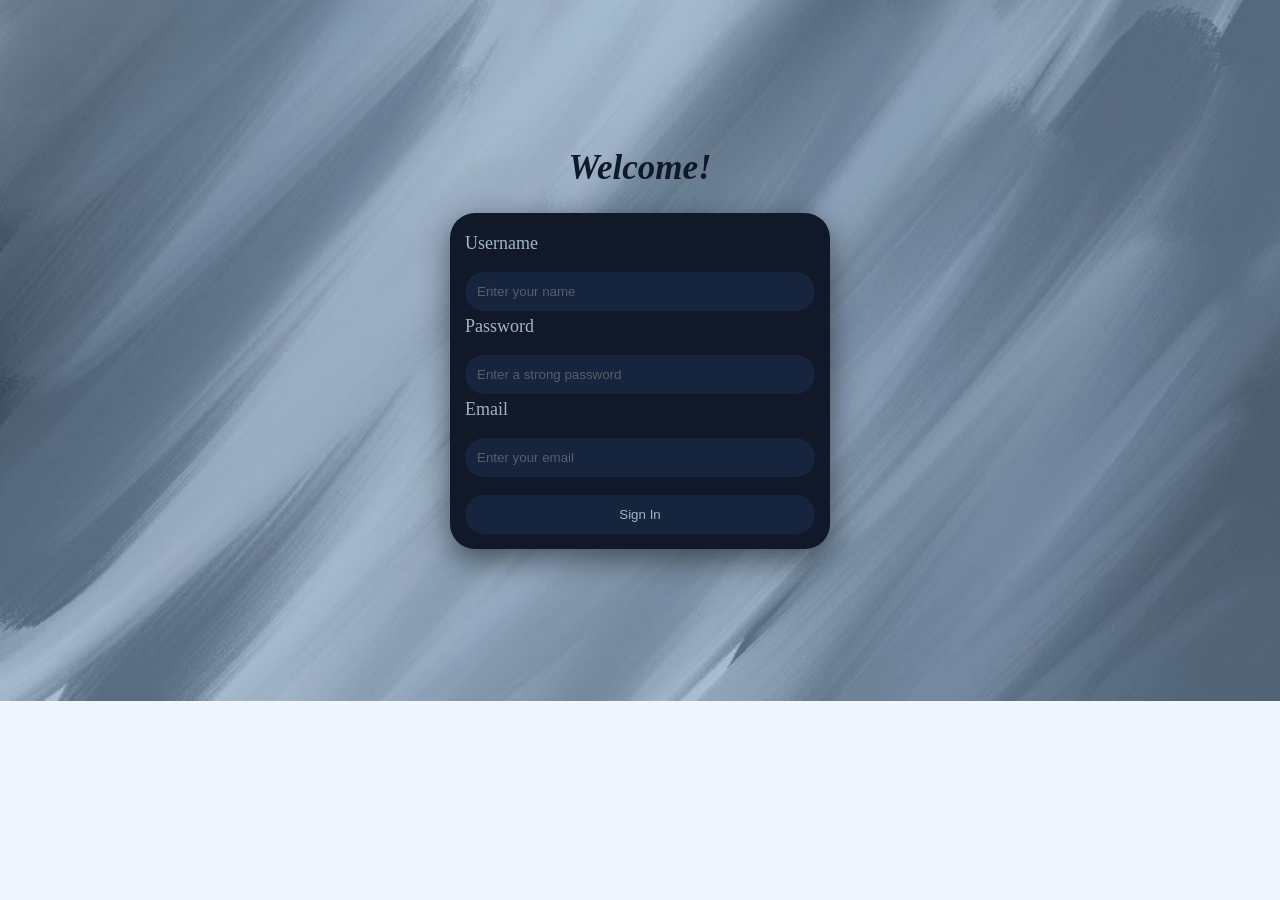
<file: sign.html>
<!DOCTYPE html>
<html lang="en">
<head>
    <meta charset="UTF-8">
    <meta name="viewport" content="width=device-width, initial-scale=1.0">
    <title>Sign In</title>
    <link rel="stylesheet" href="style.css">
</head>
<body class="back">
  <div class="sign"> 
      <h5 style="font-style: italic;" >Welcome!</h5>
        <form class="signform"  id="signform">
        
        <label for="user">Username</label>
        <br>
        <input oninput="checkName()" id="user" type="text" placeholder="Enter your name" required>
        
        <p id="usernameMsg"></p>
        
        <label for="pass">Password</label>
        <br>
        <input  oninput="checkPass()" id="pass" type="password" placeholder="Enter a strong password" required>
        <p id="passMsg"></p>
        
        <label for="em">Email</label>
        <br>
        <input oninput="checkEmail()" id="em" type="email" placeholder="Enter your email" required>
        <br>
        <p id="emailMsg"></p>
        <button class="signsub" type="submit">Sign In</button>
        </form>
        
    </div>  
    <script src="script.js"></script>
</body>
</html>
</file>
<file: style.css>
@import url('https://fonts.googleapis.com/css2?family=DM+Serif+Display:ital@0;1&display=swap');


body{
  background-color:hsl(222, 87%, 97%);
}
.homebody{
    font-family: "DM Serif Display", serif;
    max-width: 100%;
    overflow-x: hidden;
    height: 100%;
}

/* SIDEBAR */
.sidebar {
    position: fixed;
    left: 0;
    top: 0;
    width: 220px;
    height: 100vh;
    background: #111929;
    color: white;
    padding: 20px;
    transition: 0.3s;
}

/* زرار */
.toggle {
    background: none;
    border: none;
    color: white;
    font-size: 20px;
    cursor: pointer;
    margin-bottom: 20px;
}

/* لينكات */
.sidebar a {

    display: flex;
    align-items: center;
    gap: 15px;
    color: white;
    text-decoration: none;
    margin: 15px 0; 
    margin-bottom: 35px;
    height: 35px;
}

.sidebar a :hover{
    height: 35px;
    background: #334155;
    border-radius: 8px;
    transform: translateX(5px);
}
/* الايكون */
.sidebar i {
    font-size: 25px;
    width: 25px;
    text-align: center;
   
}

/* لما تقفل */
.sidebar.closed {

    width: 60px;
}

.sidebar.closed i{
    font-size: 30px;
}
/* يخفي الكلام */
.sidebar.closed .text {
    display: none;

}
.logout {
  margin: 0;
    /* position: absolute; */
    bottom: 20px;
    left: 20px;
    width: calc(100% - 40px);
    /* color: #ff6b6b; */
}

.logout:hover {
    background: #334155;
    border-radius: 8px;
    transform: translateX(5px);
}








/*******************************************************************************************/


.t1{
    position: relative;
    width: 100%;
}
.t1::before {
  content: '';
  position: absolute;
  top: 0;
  left: -100vw;    /* يمتد لأقصى الشمال */
  right: -100vw;   /* يمتد لأقصى اليمين */
  bottom: 0;
  background: #a9bbdd7a;
  z-index: -1;
  height: 250px;
}

.text1{
    font-size: 80px;
    font-weight: lighter;
    margin-bottom:1px;
    color:#102141;
    animation: TEXT 1s ease-out;
}
@keyframes TEXT {
  from {
    opacity: 0;
    transform: translateX(-80px);
  }
  to {
    opacity: 1;
    transform: translateX(0);
  }
}
.text2{
    font-size: 15px;
    font-weight: 400;
    margin-top: 5px;
    color: #54677f;
    animation: TEXTT 1s ease-out;
}
@keyframes TEXTT {
  from {
    opacity: 0;
    transform: translateX(-100px);
  }
  to {
    opacity: 1;
    transform: translateX(0);
  }
}
.home {
  display: flex;
  align-items: center;
  justify-content: space-between;
  min-height: 100vh;
  padding: 15px;
  padding-left: 100px;
  margin-top: 20px;
  overflow: hidden;
  transition: margin-left 0.3s ease;
  margin-left: 100px;
}

.left-content {
  flex: 1;
  max-width: 55%;
}

.fcard {
  display: flex;
  align-items: center;
  justify-content: center;
  border-radius: 16px;
  padding: 60px 40px 40px;
  min-width: 320px;
  animation: book 1s ease-out;
}
@keyframes book {
  from {
    opacity: 0;
    transform: translateX(150px);
  }
  to {
    opacity: 1;
    transform: translateX(0);
  }
}

.card {
  background:#2a2f51;
  border-radius: 16px;
  height: 500px;
  width: 200px;
  text-align: center;
  display: flex;
  flex-direction: column;
  align-items: center;    
  justify-content: center;
}
.card p {
  margin-top: 16px;
  font-size: 14px;
  color: #f6d09f;
  line-height: 1.6;
  font-style: italic;
}

.book-img {
  width: 350px;
  /* margin-top: -80px; */
  padding-right: 70px;
  filter:drop-shadow(0 20px 30px rgba(0,0,0,0.4))
          drop-shadow(0 8px 10px rgba(0,0,0,0.25));
  transition: 0.1s;
}

.book-img:hover{
    width:375px;
}
.t2{
    display: flex;
    flex-direction: column;
    align-items: center;
    margin-top: 90px;
}
.text3{
    font-weight: 300;
    font-size: 25px;
    font-style: italic;
    color: #0d1b34;
    animation: sign 0.75s ease-in;
}
@keyframes sign {
  from {
    opacity: 0;
    transform: translatey(-80px);
  }
  to {
    opacity: 1;
    transform: translatey(0);
  }
}
.btns {
  display: flex;
  gap: 30px;
  justify-content: center;
}
.btn{
    padding: 9px 75px;
    border-radius: 30px;
    border-color: transparent;
    background-color: #0d1b34;
    color:#f6d09f ;
    transition: 0.1s;
    font-size: 17px;

}
.btn:hover{
    padding: 11px 80px;
    background-color: #0d1b34bb;
}

/*----------------------------------------------signforms-------------------------------------------------------*/






.sign{
    display: flex; 
    flex-direction: column;
    align-items: center;
    width: 350px;
    border-radius: 15px;
    margin: auto;
    margin-top: 90px;
    

}
 h5{
    font-size: 35px;
    margin-bottom: 20px;
    color: #111929;
    animation: h5 1.5s ease-out;
}

@keyframes h5 {
        0% {
        transform: translateY(-300px);
    }
    100% {
        transform: translateY(0)
}
}



.signform{
    text-align: center;
    width: 100%;
    max-width: 400px;
    align-self: center;
    padding: 15px;
    margin-top: 5px;
    background-color: #111929;
    border-radius: 25px;
    box-shadow: 0 10px 30px rgba(0, 0, 0, 0.505);
    display: flex;
    flex-direction: column;
    color: #a1b3c9;
    animation: form 1.5s ease-out;
    
}

@keyframes form {
        0% {
        transform: translateX(500px);
    }
    100% {
        transform: translateX(0)
}
}

.signform label{
    font-size: 18px;
    text-align: left;
    padding-top: 5px;
    
   
}

.signform input{
    background-color: #17243d;
    padding: 12px;
    margin-top: 0;
    border-radius: 20px;
    border: none;
    outline: none;
    color: antiquewhite;
    transition: 0.3s;
}

input::placeholder{
    color: #585e69;
}

.signform input:focus{
    background-color: #2b3f69;
    transform: scale(1.03);

}


.signsub{
    background-color: #17243d;
    border-radius: 20px;
    border: none;
    outline: none;
    padding: 12px;
    color: #a1b3c9;
}
.signsub:hover{
    background-color: #2b3f69;
    transform: scale(1.03);
}

form p{
    font-size: 15px;
    padding:0;
    margin: 0;
    text-align: left;
    opacity: 0.5;
}

.back{
    background-image:url(imgs/background.jpeg) ;
     background-size: cover;
    background-position: center;
    background-repeat: no-repeat;
}
/* -------------------------------------------------------------------------------------------account----------------------------------------------------------------------------------------------- */


.acc{
    display: flex;
    align-items: center;
    flex-direction: column; 
    margin-left: 220px;
    width: calc(100% - 220px);
    transition: margin-left 0.3s ease, width 0.3s ease;
   

}

.accCard{
    margin-top: 25px;
    width: 100%;
    max-width: 1200px;
    text-align: center;
    border-radius: 15px;
    box-shadow:5px 5px 8px 5px rgba(0,0,0,0.2);
    /* transform: translateX(20px); */
    animation: acccard  1s ease-out;
}


@keyframes acccard {
        0% {
        transform: translateY(-300px);
    }
    100% {
        transform: translateY(0)
}
}



.info{
    font-size: 20px;
    margin: 0 0 5px 0 ;
    text-align: center;
    color: #132c60;
}


.pic{
    margin-top: 15px;
    width: 120px;
    height: 120px;
    border-radius: 50%;
    object-fit: cover;
}
.library-section {
    width: 100%;
    max-width: 1200px;
}

.libtext{
    font-size: 40px;
    margin: 30px 0 10px 20PX;
    text-align: left;
    color: #132c60;
}

.library-box {

    width: auto;
    min-height: 400px;
    max-width: 1200px;
    border-radius: 15px;
    box-shadow:5px 5px 8px 5px rgba(0,0,0,0.2); 
    position: relative; 

}




.library {
    display: grid;
    grid-template-columns: repeat(auto-fill, minmax(180px, 1fr));
    gap: 20px;
    padding: 20px;
}

  .sidebar.closed ~ .acc {
    margin-left: 55px;
    width: calc(100% - 55px);
}

.empty {
    position: absolute;
    top: 50%;
    left: 50%;
    transform: translate(-50%, -50%);
    text-align: center;  
    text-align: center;
    color: #64748b;
    font-size: 18px;
    line-height: 1.6;
    animation: fadeIn 1s ease;
}

@keyframes fadeIn {
    from { 
        opacity: 0; 
        transform: translate(-50%, -50%) scale(0.9);
    }
    to { 
        opacity: 1; 
        transform: translate(-50%, -50%) scale(1);
    }
}

.library-card {
    width: 180px;
    height: 445px;
    
}

.library-card img {
    width: 100%;
    height: 300px;
    object-fit: cover;
    border-radius: 10px;
    box-shadow:5px 5px 8px 5px rgba(0,0,0,0.2); 
    transition: transform 0.3s ease;
}


.library-card img:hover{
  transform: scale(1.1);
}


.library-card h3,
.library-card p {
    width: 100%;
    word-wrap: break-word;
    overflow-wrap: break-word;
    text-align: center;
}

.remove-btn {
    padding: 6px 10px;
    border: none;
    border-radius: 15px;
    background: red;
    color: white;
    cursor: pointer;
    transition: 0.2s;
    width: 180px;
}

.remove-btn:hover {
    background: darkred;
}


body.dark .library-card h3 {
    color: #a1b3c9;
    font-weight: 600;
    letter-spacing: 0.3px;
}

body.dark .library-card p {
    color: #a1b3c9;
    font-size: 13px;
}



/* --------theme------ */
#themeBtn {
  position: fixed;
  top: 15px;
  right: 20px;
  z-index: 1000;
  background: #0d1b34;
  border: none;
  border-radius: 50%;
  width: 42px;
  height: 42px;
  cursor: pointer;
  display: flex;
  align-items: center;
  justify-content: center;
  transition: 0.3s;
  box-shadow: 0 2px 10px rgba(0,0,0,0.3);
  color: white;
  font-size: 18px;
}

body.dark #themeBtn {
  background: #e8e0d0;
  color: #0d1b34;
}

/* ========== DARK MODE ========== */
body.dark {
  background-color: #0a1020;
}

body.dark .homebody {
  background-color: #0a1020;
}

body.dark .home {
  background-color: #0a1020;
  margin-left: 0;
  padding-top:0 ;
  padding-left: 40px;
}
body.dark .accbody{
  background-color:#0a1020 ;
}
body.dark .libtext{
  color:#a1b3c9 ;
}

body.dark .accCard {
  display: flex;
  flex-direction: row;
  align-items: center;
  gap: 20px;
  padding: 50px;
  margin-top: 30px;
  width:1100px;
}

body.dark .pic {
  width: 90px;
  height: 90px;
  border-radius: 50%;
  object-fit: cover;
  float: none;
  display: block;
  margin: 0;
}

body.dark .info {
  color: #a1b3c9;
  width: auto;
  margin: 0;
  text-align: left;
  display: flex;
  flex-direction: column;
}


body.dark .text1 {
  color: #e8e0d0;
}

body.dark .text2 {
  color: #a1b3c9;
}

body.dark .text3 {
  color: #e8e0d0;
}

body.dark .t1::before {
  background: #1a2a4a7a;
}


body.dark .btn {
  background-color: #1a2a4a;
  color: #f6d09f;
}
body.dark .bookdis{
  color: #a1b3c9;
}
body.dark .booktitle{
  color: #a1b3c9;
}
body.dark .bookMain{
  margin-right: 60px;
}
body.dark .foot{
  color: #a1b3c9;
}

body.dark #search {
  background: #0d1b34;
  border-style: none;
}
body.dark .logo{
  color: #a1b3c9;
}
body.dark .mids{
  color: #a1b3c9;
}



/*****nav bar*****/
body{
    margin: 0;
}

.navbar {
    display: none;
}


nav {
    display: flex;
    justify-content: space-between;
    padding: 0;
    flex-direction: column;
  
}

li a {
    color: #111929;
    background-color: #a1b3c9;
    text-decoration-line: none;
    padding:10px;
    border-radius: 20px;
    transition: 0.1s;
    box-shadow: 0 10px 30px rgba(0, 0, 0, 0.505);
}

nav ul {
    margin-top: 20px;
    list-style-type: none;
    display: flex;
    text-align: left;
    gap: 10px;
}

nav li a:hover {
    padding: 13px 18px;
    background-color: #a1b3c9b0;
}

/* ---------books---------- */





#bookhtml{
    height: 100%;
    margin: 0;
    
}
.bookBody {
  margin: 0;
  background:#F1F6F9;;
  display: flex;
  flex-direction: column;
  color: var(--text);  
}




/* main */
.bookMain {
 
  flex: 1;
  padding: 20px;
  margin-left: 220px;
  transition: 0.3s;
}
.sidebar.closed ~ .bookMain{
  margin-left: 60px;
}

.booktitle 
{
  font-size:50px;
  text-align: center;
  color: #0d1b34;
}

/* search */
#search {
  width: 60%;
  padding: 10px;
  margin: 10px auto;
  display: block;
  border-radius: 10px;
  border: 1px solid #ccc;
  transition: 0.4s;
}
#search:hover,
#search:focus {
  transform: scale(1.05);
}

/* category box */
.category{
  font-size: 2.6rem;
  margin: 20px 0 20px 20px;
}


/* books grid and style */
.books {
  display: grid;
  grid-template-columns: repeat(auto-fit, minmax(180px, 1fr));
  gap: 25px;
  padding: 20px;
  justify-content: center;
  align-items: stretch;
}

.book-card{
  background: white;
  border-radius: 15px;
  overflow: hidden;
  text-align: center;
  box-shadow: 0 5px 15px rgba(0,0,0,0.1);
  transition: 0.3s;
  padding: 20px;
  position: relative;
}

.book-card:hover{
  transform: translateY(-5px);
}

.book-card img {
  width: 100%;
  height: 100%;
  object-fit: cover;
  border-radius: 8px;
}

.bookdis{
  color:#0d1b34;
}

/* card hover */

.overlay {
  position: absolute;
  top: 0;
  left: 0;
  width: 100%;
  height: 100%;

  background: rgba(0, 0, 0, 0.75); /* طبقة غامقة */
  color: white;

  display: flex;
  flex-direction: column;
  justify-content: center;
  align-items: center;

  opacity: 0;
  transition: 0.3s;
  cursor: pointer;
   font-weight: bold;
  text-align: center;
   z-index: 2;
  
}

 .plus {
  font-size: 40px;
  margin-bottom: 10px;
}
.overlay p{
  font-size: 20px;
  margin-bottom: 10px;
  color: #fff;
}
.book-card:hover .overlay {
  opacity: 1;
}

.book-card img {
  transition: 0.3s;
}

.book-card:hover img {
  opacity: 0.2;
}
.book-card{
  position: relative;
  overflow: hidden;
  text-align: center;
}
.overlay p,
.overlay .plus {
  text-shadow: 0 2px 8px rgba(0,0,0,0.8);
}


.book-card img {
  width: 100%;
  height: 400px;
  object-fit: cover;
  transition: 0.3s;
  height: 80%;
}

.book-card{
  background: white;
  text-align: center;
  box-shadow: 0 5px 15px rgba(0,0,0,0.1);
  transition: 0.3s;
  background-color: var(--cards);
  position: relative;
  overflow: hidden;
}
.books{
  display: grid;
  grid-template-columns: repeat(auto-fit, minmax(180px, 1fr));
  gap: 25px;
  padding: 20px;
 
}



/* --------recommendations------- */

:root {
  --bg: #F1F6F9;
  --text: #111;
  --card: #ffffff;
  --sidebar: #111929;
  --category: #394867;
  --sidebarFont: #fff ;
  --footer: #ccc ;
  --cards: #fff;
}
.recbody {
    margin: 30;
    padding: 0;
    box-sizing: border-box;
}


 .recbody{
    color: var(--text);
    background:var(--bg);
 }


/**-------------------------------books grid-----------------------------------------------**/

.parent {
  flex: 1;
  padding: 20px;
  margin-left: 240px;
  transition: 0.3s;
}

.sidebar.closed ~ .parent {
  margin-left: 60px; 
}

.categorie{
  margin-left: 20px;
}



.book-container{
  display: grid;
  grid-template-columns: repeat(auto-fit, minmax(180px, 1fr));
  gap: 25px;
  padding: 20px;
  justify-content: center;
  align-items: stretch;
}

/**this styles the cards of the books**/
.book {
  border-radius: 15px;
  overflow: hidden;
  text-align: center;
  box-shadow: 0 5px 15px rgba(0,0,0,0.1);
  transition: 0.3s;
  padding: 20px;
  position: relative;
  position: relative;
  overflow: hidden;
  text-align: center;
  background-color: white; 
  border-radius: 12px;
 
}

.imges {
  width: 100%;
  height: 100%;
  object-fit: cover;
  border-radius: 8px;
  height: 400px;
  object-fit: cover;
  transition: 0.3s;
  height: 80%;
}

.book:hover {
    transform: scale(1.01); 
    transition: 0.3s;
  
}

.book h2, .book p {
    padding-top:7px;
    margin: 5px ;
    text-align: center;
    justify-content: center;
}

h2 {
    font-size: 1.1rem;
    margin-bottom: 5px;
    color: var(--text);
    word-wrap: break-word; 
}

p {
    color: #666;
    font-size: 0.9rem;
}




/* ---------------------------------------The Button of add to library------------------------------------------- */
.book {
    position: relative;
    background-color: white;
    border-radius: 12px;
    overflow: hidden;
    padding: 15px;
    display: flex;
    flex-direction: column;
    align-items: center;
}

.book .imges, 
.book h2, 
.book p {
    transition: 0.3s;
}

.book:hover .imges,
.book:hover h2,
.book:hover p {
    filter: brightness(40%);
}
.book:hover {
    background-color: #333333; 
}
.addlibtn {
    position: absolute;
    top: 40%; 
    left: 50%;
    transform: translate(-50%, -50%);
    color: #ffffff; 
    background-color: transparent;
    border: none;
    font-weight: bold;
    cursor: pointer;
    display: flex;
    flex-direction: column;
    align-items: center;
    
    opacity: 0;
    transition: 0.3s;
    z-index: 10;
}

.book:hover .addlibtn {
    opacity: 1;
}

.addlibtn .add {
    font-size: 18px;
    text-shadow: 2px 2px 4px rgba(0, 0, 0, 0.8);
}

body.dark {
  background-color: #0a1020;
}

body.dark .sidebar {
  background: #060f1e;
}

body.dark h2 {
    color:#0a1020;
}

body.dark .categorie {
    color: #a1b3c9;
}

body.dark .book{
   background-color: #c9d3df;

}

/*******************************************************************************************************************************

/*--------------------- events----------------- */

.head-events-reviews {
  padding-left: 30px; 
  margin-left: 220px;
  width: calc(100% - 220px);
  transition: margin-left 0.3s ease, width 0.3s ease;
}

.eventmain{
  margin-left: 220px;
  width: calc(100% - 220px);
  transition: margin-left 0.3s ease, width 0.3s ease;
}

.sidebar.closed ~ .eventmain {
    margin-left: 100px;
    width: calc(100% - 100px);
}

.body-events-reviews {
  background-color: #e6e9f0;
}


.logo {
  padding-left: 90px;
  color: #123044fb;
  font-family: "DM Serif Display", serif;
  font-weight: 400; 
  font-size: 4rem;
  text-transform: uppercase; 
  letter-spacing: -2px; 
  line-height: 0.8;
  margin-bottom: 20px;
}

.mids {
  text-align: center;
  color: #112250;
  font-family: "DM Serif Display", serif;
  font-size: 1.5rem; 
  font-weight: 650;
  letter-spacing: 0.5px; 
  margin-top: 5px;
}

.filters {
  text-align: center;
  margin: 20px 0;
}
.filters button {
  background-color: #c4c8cbbc;
  color: #112250; 
  border: none; 
  padding: 10px 20px; 
  margin: 5px; 
  border-radius: 5px; 
  cursor: pointer;
  font-size: 16px;
  transition:
    background-color 0.3s ease,
    transform 0.2s; 
}

.title-table {
  color: #37505e;
  padding-left: 80px;
}


figure {
  display: block;
  margin: 30px auto; 
  width: fit-content;
  padding: 15px; 
  background-color: #fff; 
  border: 5px double #1c2231;
  box-shadow: 0 4px 15px rgba(0, 0, 0, 0.3); 
  border-radius: 10px; 
}

figure img {
  display: block;
  max-width: 100%; 
  height: auto;
  border-radius: 5px;
}

figcaption {
  text-align: center;
  margin-top: 10px;
  font-style: italic;
  color: #1b2438;
}

.review-btn {
  background-color: #253650;
  color: white;
  padding: 12px 24px;
  border: none;
  border-radius: 8px;
  font-size: 16px;
  cursor: pointer;
  transition: all 0.3s ease; 
  display: block;
  margin: 20px auto;
}


.review-details-wrapper {
  width: 100%;
  margin-top: 15px;
  display: block; 
}


.review-details-wrapper summary {
  list-style: none;
  outline: none;
}


.review-box {
  background-color: #a6abb7;
  padding: 20px;
  border: 1px solid #939daa;
  border-radius: 12px;
  margin: 15px auto;
  max-width: 600px; 
  box-shadow: 0 4px 10px rgba(0, 0, 0, 0.05); 
  animation: fadeIn 0.4s ease-in-out; 
}

.review-box h3 {
  text-align: center;
  color: #232426;
  margin-bottom: 15px;
  font-size: 1.2rem;
}

.review-box label {
  display: block;
  margin-bottom: 5px;
  font-weight: bold;
  color: #232426da;
}


.review-box select,
.review-box textarea {
  width: 100%;
  padding: 10px;
  margin-bottom: 15px;
  border: 1px solid #ccc;
  border-radius: 6px;
  font-family: inherit;
  box-sizing: border-box; 
}
.review-box textarea {
  height: 100px;
  resize: vertical; 
}

.star-rating {
  display: flex;
  flex-direction: row-reverse; 
  justify-content: center;
  gap: 10px; 
  font-size: 2rem;
  padding: 10px;
}

.star-rating input {
  display: none; 
}

.star-rating label {
  color: #ccc; 
  cursor: pointer;
  transition: color 0.2s;
}

.star-rating input:checked ~ label,
.star-rating label:hover,
.star-rating label:hover ~ label {
  color: #f5b301; 
}

.submit-btn {
  background-color: #1f2e43;
  color: white;
  width: 100%;
  padding: 12px;
  border: none;
  border-radius: 6px;
  cursor: pointer;
  font-size: 16px;
  font-weight: bold;
  transition: background 0.3s ease;
}

.submit-btn:hover {
  background-color: #1a252f; 
}
#hall-summary {
  display: flex;
  gap: 20px;
  background-color: #cecfe4;
  padding: 10px;
  border-radius: 10px;
  align-items: center;
}

#hall-summary:hover {
  background-color: #99a4b8fe;
  border-color: #2f3483; 
  transform: translateY(-2px); 
}

table {

  width: 85% !important;

 
  margin-left: auto;
  margin-right: 55px;

  margin-bottom: 30px; 
  border-collapse: separate; 
  border-spacing: 0; 
  border: 1px solid #334e69;
  border-radius: 12px;
  overflow: hidden; 
}

th,
td {
  padding: 12px;
  text-align: center;
}

thead tr {
  background-color: #416983;
  color: #f2f1f0;
}
tbody tr:hover {
  background-color: #292e57cf;
}

thead th {
  background-color: #6583b1;
  color: #f5f5f5;
  padding: 15px;
  border: 1px solid #ddd;
}

td {
  padding: 10px;
  border: 1px solid #ddd;
  text-align: center;
}

.btn-reserve {
  background-color: #253650da;
  color: white;
  padding: 8px 16px;
  border: none;
  border-radius: 6px;
  font-size: 14px;
  cursor: pointer;
}
.hall-title {
  display: flex;
  align-items: center;
}


body.dark .table-txt{
  color: #a1b3c9;
}                                                 

/*****************************location********************************/
.locationbody {
  
  background: #f4f7fb;
  color: #0C2232;
  transition: 0.3s;
  margin-left: 10px;
}

body.dark .locationbody {
  width: 100%;
  height:100 dvh; 
}

.location {
  height: 100 vh;
  padding: 20px;
  display: flex;
  flex-direction: column; 
  margin-left: 220px;
  width: calc(100% - 220px);
  transition: margin-left 0.3s ease, width 0.3s ease;
  
}


.sidebar.closed ~ .location {
    margin-left: 80px;
    width: calc(100% - 80px);
}


.locationtitle {
  display: flex;
  flex-direction: column;
  justify-content: space-between;
  align-items: center;
  text-align: center;
}


/* CONTAINER */
.container {
   width: 90%;
  background: white;
  padding: 20px;
  border-radius: 12px;
  margin-bottom: 20px;
  box-shadow: 0 10px 30px rgba(0, 0, 0, 0.505);
}


.locationbody.dark {
  margin-left: 0;
}

.locationbody.dark .location{
  margin-left: 20px;
}

.locationbody.dark .container {
  background:#7b8594;
  align-items: center;
  color: #a1b3c9;
  margin-left: 50px;
}

/* MAP */
.map {
  width: 100%;
  height: 300px;
  margin-top: 10px;
  border-radius: 10px;
  border: none;
}

.locationbody.dark.bookingtitle{
   color: #a1b3c9;
}

.bookingtitle{
  margin-left: 20px;
}



#branch{
  width: 100%;
  padding: 10px;
  margin: 10px 0;
  border-radius: 8px;
  border: 1px solid #ccc;
}

/*form*/
.booking{
  display: flex; 
    flex-direction: column;
    align-items: center;
    border-radius: 15px;
    margin: auto;
    margin-top: 30px;
}

body.dark #ticketForm{
  background-color: #111931;
}

#ticketForm{
  text-align: center;
    width: 550px;
    align-self: center;
    padding: 15px;
    margin-top: 5px;
    margin-bottom: 20px;
    background-color: #111929;
    border-radius: 25px;
    box-shadow: 0 10px 30px rgba(0, 0, 0, 0.505);
    display: flex;
    flex-direction: column;
    color: #a1b3c9;
    animation: form 1.5s ease-out;
  
}
@keyframes ticketForm {
        0% {
        transform: translateX(500px);
    }
    100% {
        transform: translateX(0)
}
}
.bkinglabel{
    font-size: 18px;
    text-align: left;
    padding-top: 5px;
}
.bkinginput{
  background-color: #17243d;
  padding: 12px;
  margin-top: 0;
  border-radius: 20px;
  border-color: transparent;
  border: none;
  outline: none;
  color: antiquewhite;
  transition: 0.3s;
}
.bookingtitle{
  margin-top: 5px;
  margin-bottom: 5px;
  font-size: 35px;
  font-style: italic;
}
body.dark .bookingtitle{
  color:#a1b3c9;
}
.upper{
  font-size: 45px;
  color:#17243d;
  margin-top:10px;
}
body.dark .upper{
  color:#a1b3c9;
}
.loc{
  font-size: 35px;
  color:#17243d;
  font-style: italic;
}
.locationbody{
  overflow-x: hidden
}
.resetbooking{
  border-radius:30px;
  border-color: transparent;
  margin-top: 15px;
  transition: transform 0.3s ease;
  padding: 8px;
}
.submitbooking{
  border-radius:30px;
  border-color: transparent;
  margin-top: 5px;
  transition: transform 0.3s ease;
  padding: 8px;
}
.submitbooking:hover ,.resetbooking:hover{
  transform: scale(1.04);
}
/*----------------------about and contact---------------------*/


@import url('https://fonts.googleapis.com/css2?family=DM+Serif+Display:ital@0;1&display=swap');

:root{
  --bg: #F1F6F9;
  --text: #111;
  --card: #ffffff;
  --sidebar: #111929;
  --category: #394867;
  --sidebarFont: #fff;
  --footer: #ccc;
  --cards: #fff;
}

/* global transition smooth theme switching */
*,
*::before,
*::after{
  transition:
    background-color 0.45s ease,
    background-image 0.45s ease,
    color 0.45s ease,
    border-color 0.45s ease,
    box-shadow 0.45s ease;
}

.sidebar,
.sidebar a,
textarea,
.submit,
.cardcontact{
  transition:
    background-color 0.45s ease,
    background-image 0.45s ease,
    color 0.45s ease,
    border-color 0.45s ease,
    box-shadow 0.45s ease,
    transform 0.22s ease,
    width 0.3s ease,
    height 0.3s ease,
    padding 0.3s ease;
}

/* body light theme */
.contactbody{
  background-size: cover;
  min-height: 100vh;
  margin: 0;
  font-family: "DM Serif Display", serif;
}

/* header */
.head{
  text-align: center;
  font-size: 65px;
  color: #0c2232;
  background: rgba(255, 255, 255, 0.65);
  text-transform: capitalize;
  letter-spacing: 2px;
  margin: 0;
 
}



/* section label */
p.reach{
  text-align: center;
  color: #0c2232;
  text-transform: capitalize;
  margin: 18px auto 14px;
  font-size: 20px;
  font-weight: bold;
   margin-top: 30px;
    margin-bottom: 30px;
}

/* form background */
.contact{
  backdrop-filter: blur(10px);
  background: rgba(255, 255, 255, 0.65);
  padding: 32px 0 28px;
  width: 480px;
  border-radius: 20px;
  margin: 0 auto 36px;
  display: flex;
  flex-direction: column;
  justify-content: center;
  align-items: center;
  box-shadow: 0 16px 32px rgba(12, 34, 50, 0.13);
  border: 1px solid rgba(255, 255, 255, 0.7);
}

/* form inputs */
.input{
  display: flex;
  flex-direction: column;
  align-items: flex-start;
  width: 82%;
  margin: 0 auto;
  gap: 4px;
}

/* form labels */
.contactlabel{
  text-transform: capitalize;
  font-size: 13px;
  color: #0c2232;
  font-weight: 600;
  margin-top: 10px;
  letter-spacing: 0.3px;
}

/* border and style of input */
.coninput{
  border-radius: 8px;
  border: 1.5px solid #1a2e3b;
  padding: 10px 12px;
  width: 100%;
  box-sizing: border-box;
  height: 42px;
  font-size: 14px;
  background: rgba(255, 255, 255, 0.85);
  color: #1a2e3b;
  outline: none;
  font-family: inherit;
}


/* textarea style */
textarea{
  border-radius: 8px;
  border: 1.5px solid #1a2e3b;
  padding: 10px 12px;
  width: 100%;
  box-sizing: border-box;
  font-size: 14px;
  background: rgba(255, 255, 255, 0.85);
  color: #1a2e3b;
  outline: none;
  font-family: inherit;
}

textarea:focus{
  border-color: #1a2e3b;
  box-shadow: 0 0 0 3px rgba(188, 139, 61, 0.15);
}

textarea.notes{
  height: 85px;
  resize: vertical;
  margin-top: 2px;
}

/* submit button style */
.submit{
  width: 55%;
  padding: 11px;
  cursor: pointer;
  border-radius: 10px;
  background: #0C2232;
  color: #fff;
  border: none;
  margin-top: 18px;
  display: block;
  margin-left: auto;
  margin-right: auto;
  font-size: 15px;
  font-weight: 600;
  letter-spacing: 0.5px;
  font-family: inherit;
}

.submit:hover{
  background: #1a3a52;
  transform: translateY(-2px);
  box-shadow: 0 6px 18px rgba(12, 34, 50, 0.25);
}

/* contact cards position */
.cardscontact{
  display: grid;
  grid-template-columns: repeat(auto-fill, minmax(180px, 1fr));
  gap: 20px;
  width: 100%;
  max-width: 860px;
  margin: 24px auto 50px;
  padding: 0 16px;
  box-sizing: border-box;
}

/* cards style */
.cardcontact{
  background: #ffffff;
  border-radius: 16px;
  padding: 28px 24px;
  display: flex;
  flex-direction: column;
  gap: 8px;
  border: none;
  text-decoration: none;
  color: inherit;
  box-shadow: 0 2px 12px rgba(12, 34, 50, 0.07);
}

.cardcontact div{
  font-size: 28px;
}

.cardcontact span:first-of-type{
  font-weight: 700;
  font-size: 16px;
  color: #0C2232;
  text-transform: capitalize;
}

.cardcontact span:last-of-type{
  font-size: 13.5px;
  color: #5a6a75;
}

.cardcontact:hover{
  transform: translateY(-6px);
  box-shadow: 0 16px 40px rgba(12, 34, 50, 0.14);

}

/* theme button */
#themeBtn{
  position: fixed;
  top: 15px;
  right: 20px;
  z-index: 1000;
  background: #0d1b34;
  border: none;
  border-radius: 50%;
  width: 42px;
  height: 42px;
  cursor: pointer;
  display: flex;
  align-items: center;
  justify-content: center;
  box-shadow: 0 2px 10px rgba(0, 0, 0, 0.3);
  color: white;
  font-size: 18px;
}




/** dark mode style**/


.contactbody.dark .submit:hover{
   background: #1a3a52; 
}
.contactbody.dark{
  background-image: linear-gradient(to bottom, #0a1020 11%, #0a1020 11%);
  background: #0a1020;
}

.contactbody.dark #themeBtn{
  color: #0d1b34;
}

.contactbody.dark .head{
  
  color: #0a1020;
}
.contactbody.dark h1{
  background-color: transparent;
  color: grey !important;
  margin-top: 15px;
}


.contactbody.dark p.reach{
  color:grey;}

.contactbody.dark .contact{
  background: #a1b3c9;
  box-shadow: 0 8px 32px rgba(12, 34, 50, 0.13);
}

.contactbody.dark label{
  color: #0a1020;
}

.contactbody.dark .submit{
  background: grey;
  color: white;
}

.submit.dark:hover {
    background-color: black;
    cursor: pointer; 
}
.contactbody.contact{
 
 
  box-shadow: 0 2px 12px rgba(12, 34, 50, 0.07);
}
.contactbody.dark .cardcontact{
  background: #a1b3c9;
  border-color: #fff;
  box-shadow: 0 2px 12px rgba(12, 34, 50, 0.07);
}

.contactbody.dark .cardcontact span:first-of-type{
  color: #0a1020;
  
 
}

.contactbody.dark .cardcontact span:last-of-type{
  color: #0a1020;
  
}

.contactbody.dark .cardcontact i{
  color: #0a1020;

}

.contactbody.dark .cardcontact:hover{
  transform: translateY(-8px);
  box-shadow: 0 16px 40px rgba(12, 34, 50, 0.14);
  border-color: #BC8B3D;
}
.contactbody.dark .submit:hover{
   background:#060f1e;
}

/* ---------------------publishers------------------------ */

.headerPup{
    margin: 0;
  padding: 0;
  overflow-x: hidden;
  }
   .pubbody{
        
        padding-left:0px;
        width:100%;
      
         overflow-x: hidden;
         /* margin-left: 220px; */
        transition: 0.3s ease; 
        flex: 1;
          margin-left: 55px;  
    width: calc(100% - 60px);
        
    }
    .sidebar:not(.closed) ~ .pubbody {
    margin-left: 220px;
    width: calc(100% - 220px);
}
.publishers{
  font-family:"DM Serif Display", serif;
  color:#112250;
  padding-bottom:10px;
    font-size:50px;
   text-align:center;
}  
.tm{
    font-size: 25px;
    color:rgb(28, 24, 24);
}




.shop{
    font-size:26px;
}
.team{
    font-size:20px;}


.shrouk img,
.araby img,
.leb img,
.farouk img,
.juice img,
.nahda img,
.write img,
.dar img {
    width: 100%;
    height: 100%;
    object-fit: cover;  
}


.firstline, .secondline {
    display: grid;
    grid-template-columns: repeat(4, 1fr);
    gap: 30px;
    padding: 20px;   
}





.farouk,.araby,.dar,.juice,.leb,.nahda,.shrouk,.write
{
  
 
   object-fit: contain;
  width: 200px;
  height: 200px;
  border-radius: 50%;
  overflow: hidden;
  margin: 0; /* مهم */
  margin-left:25%;
  transition: transform 0.3s ease;
}

.farouk:hover,.araby:hover,.dar:hover,.juice:hover,.leb:hover,.nahda:hover,.shrouk:hover,.write:hover{
  transform: scale(1.1);
}

/* ========== DARK MODE ========== */
.pup.dark .pubbody{
  background-color: #0a1020;
  width: 100%;  


   overflow-x: hidden;
}


.pup.dark .sidebar {
  background: #020a16;
}

.pup.dark .btn {
  background-color: #1a2a4a;
  color: #f6d09f;
}

/* ========== DARK MODE NAVBAR ========== */
.pup.dark .sidebar a {
  color: #a1b3c9;
}

.pup.dark .sidebar a:hover {
  background: #1a2a4a;
}

.pup.dark .toggle {
  color: #a1b3c9;
}

/* ========== SIDEBAR AS NAVBAR ========== */
.pup.dark .sidebar {
  width: 100%;
  height: 60px;
  display: flex;
  flex-direction: row;
  align-items: center;
  padding: 0 20px;
  top: 0;
  left: 0;
  overflow: hidden;
   z-index: 100;     
     justify-content: flex-start; 
     gap: 10px;                   
}

.pup.dark .sidebar a {
  margin: 0;
  margin-bottom: 0;
  padding: 0 10px;
  height: 60px;
  white-space: nowrap;
}

.pup.dark .sidebar .logout {
  position: relative;
  bottom: auto;
  left: auto;
  width: auto;
  margin-left: auto;
   margin-right: 70px;
}

.pup.dark.toggle {
  margin-bottom: 0;
  margin-right: 20px;
}

.pup.dark .pubbody {
  
   padding-top: 70px;


   margin-left: 0 !important;
}

.pup.dark .sidebar.closed {
  width: 100%;
  height: 60px;
}
.pup.dark .sidebar .logout {
  position: relative;
  bottom: auto;
  left: auto;
  width: auto;
  margin-right:1100px ; 
}




.pup.dark p  {
  color: #e8e0d0 !important;
}
.pup.dark h1{
     color: #e8e0d0 !important;
}


.pup.dark footer {
  margin-left: 0 !important;
  background: #334155;
}



.foot{
    background: #0d1b34;
    color: #f6d09f;
    height: 100px;

    display: flex;
    align-items: center;
    justify-content: center;

    margin-left: 220px;
    transition: 0.3s;

    font-family: "DM Serif Display", serif;
    font-size: 15px;
     margin: 0;
}
body.dark.foot{
  width: 100%;
  background-color: transparent;
}


.sidebar.closed ~ .foot{
    margin-left: 60px;
     margin-left: 0;
}
</file>
